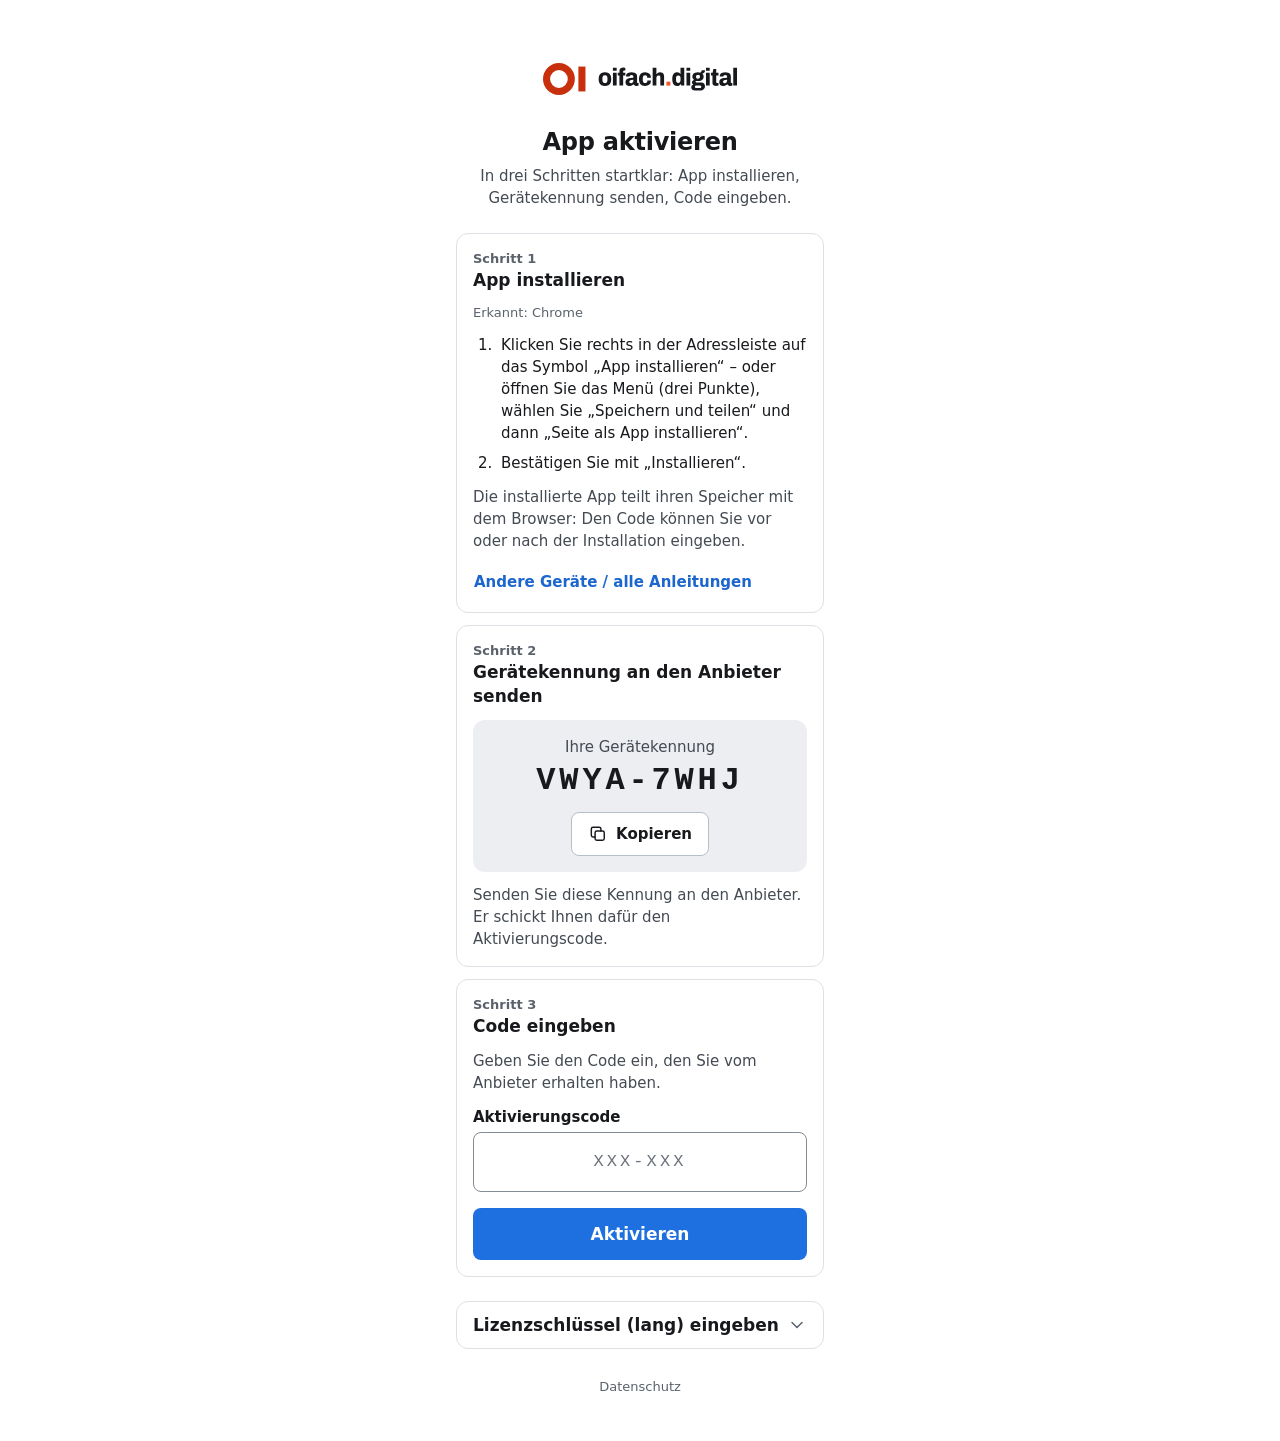
<file: index.html>
<!doctype html>
<html lang="de">
<head>
  <meta charset="utf-8">
  <meta name="viewport" content="width=device-width, initial-scale=1, viewport-fit=cover">
  <title>FleetManager</title>
  <meta name="description" content="Interessenten, Probefahrt-Warteschlange und Fahrzeuge für Messen und Probefahrt-Tage – läuft offline auf diesem Gerät.">
  <meta name="theme-color" content="#ffffff">
  <meta name="apple-mobile-web-app-capable" content="yes">
  <meta name="mobile-web-app-capable" content="yes">
  <meta name="apple-mobile-web-app-status-bar-style" content="default">
  <meta name="apple-mobile-web-app-title" content="FleetManager">
  <link rel="manifest" href="./manifest.webmanifest">
  <link rel="icon" href="./icons/favicon.png">
  <link rel="apple-touch-icon" href="./icons/apple-touch-icon.png">
  <link rel="stylesheet" href="./style.css">
</head>
<body>
<div id="app"><main class="page center"><p class="muted">Lade …</p></main></div>
<noscript><main class="page center"><p>Diese App braucht JavaScript.</p></main></noscript>
<script type="module" src="./js/main.js"></script>
</body>
</html>
</file>
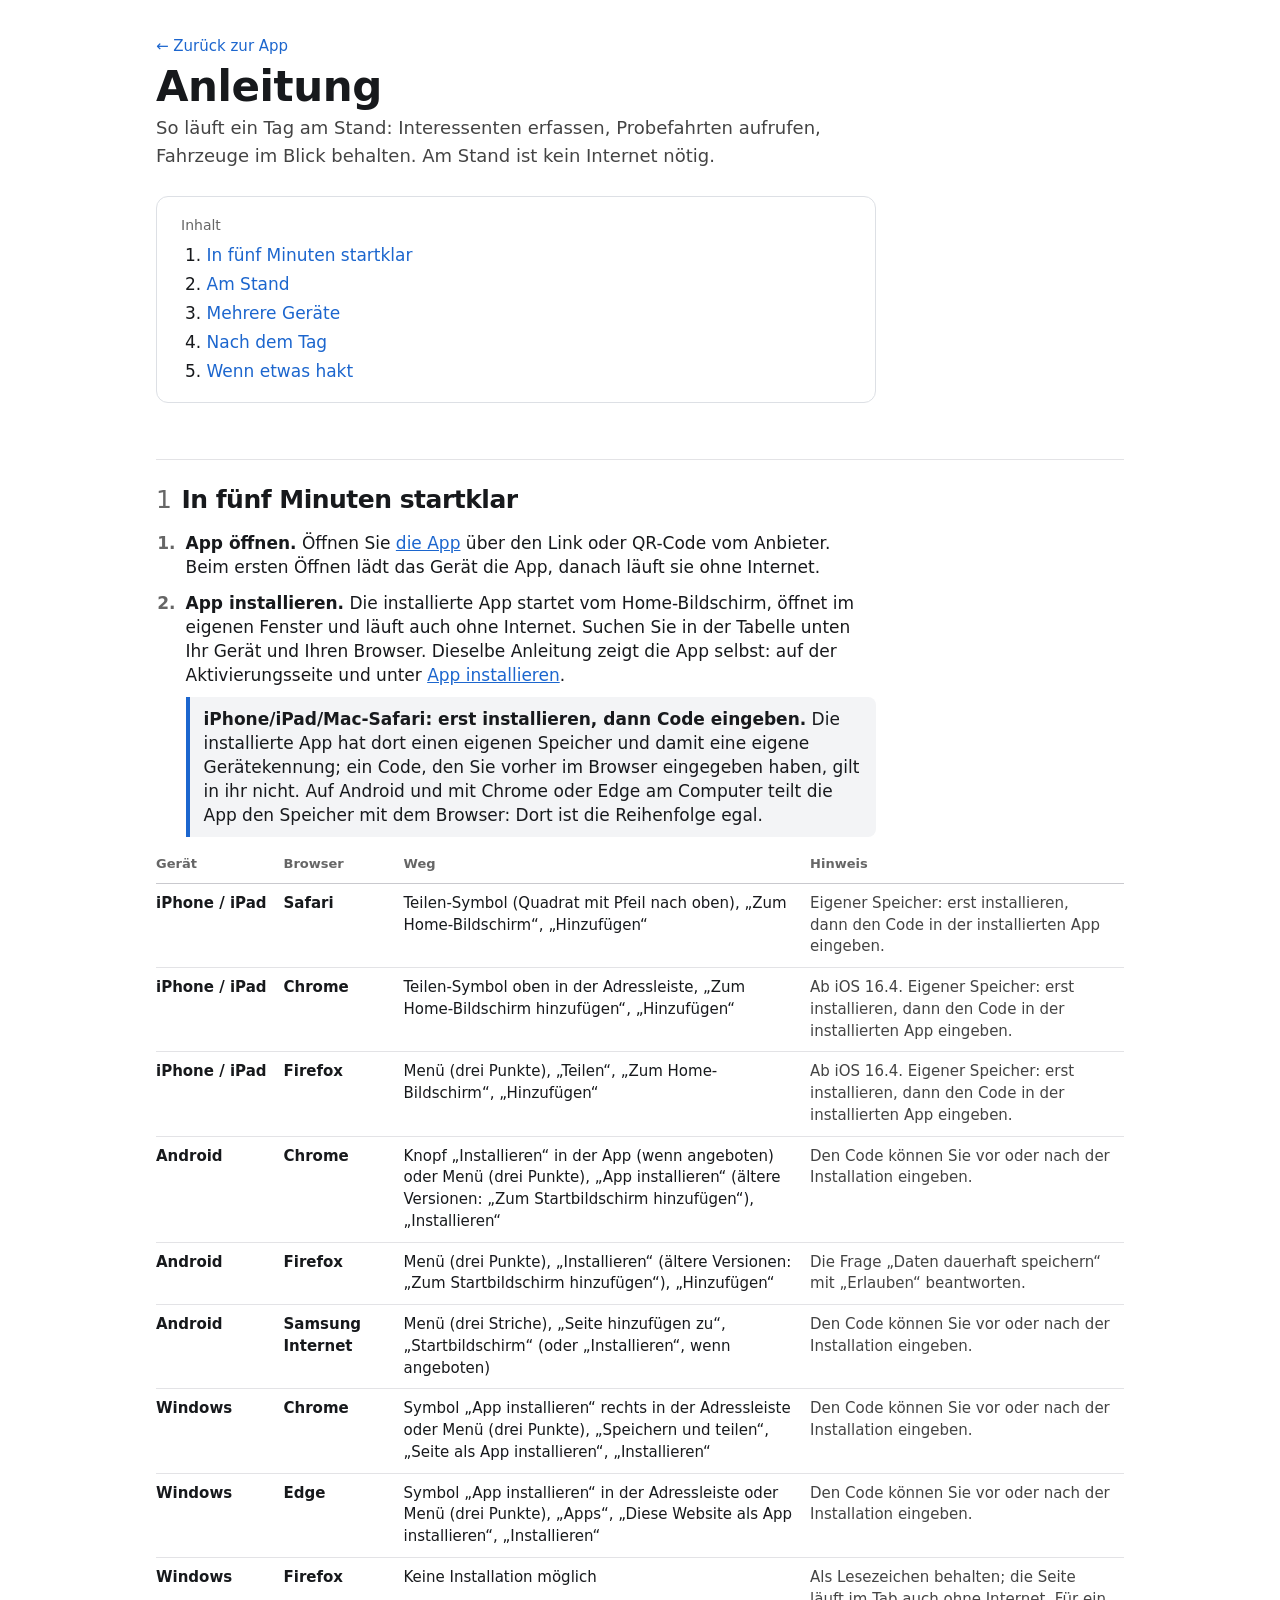
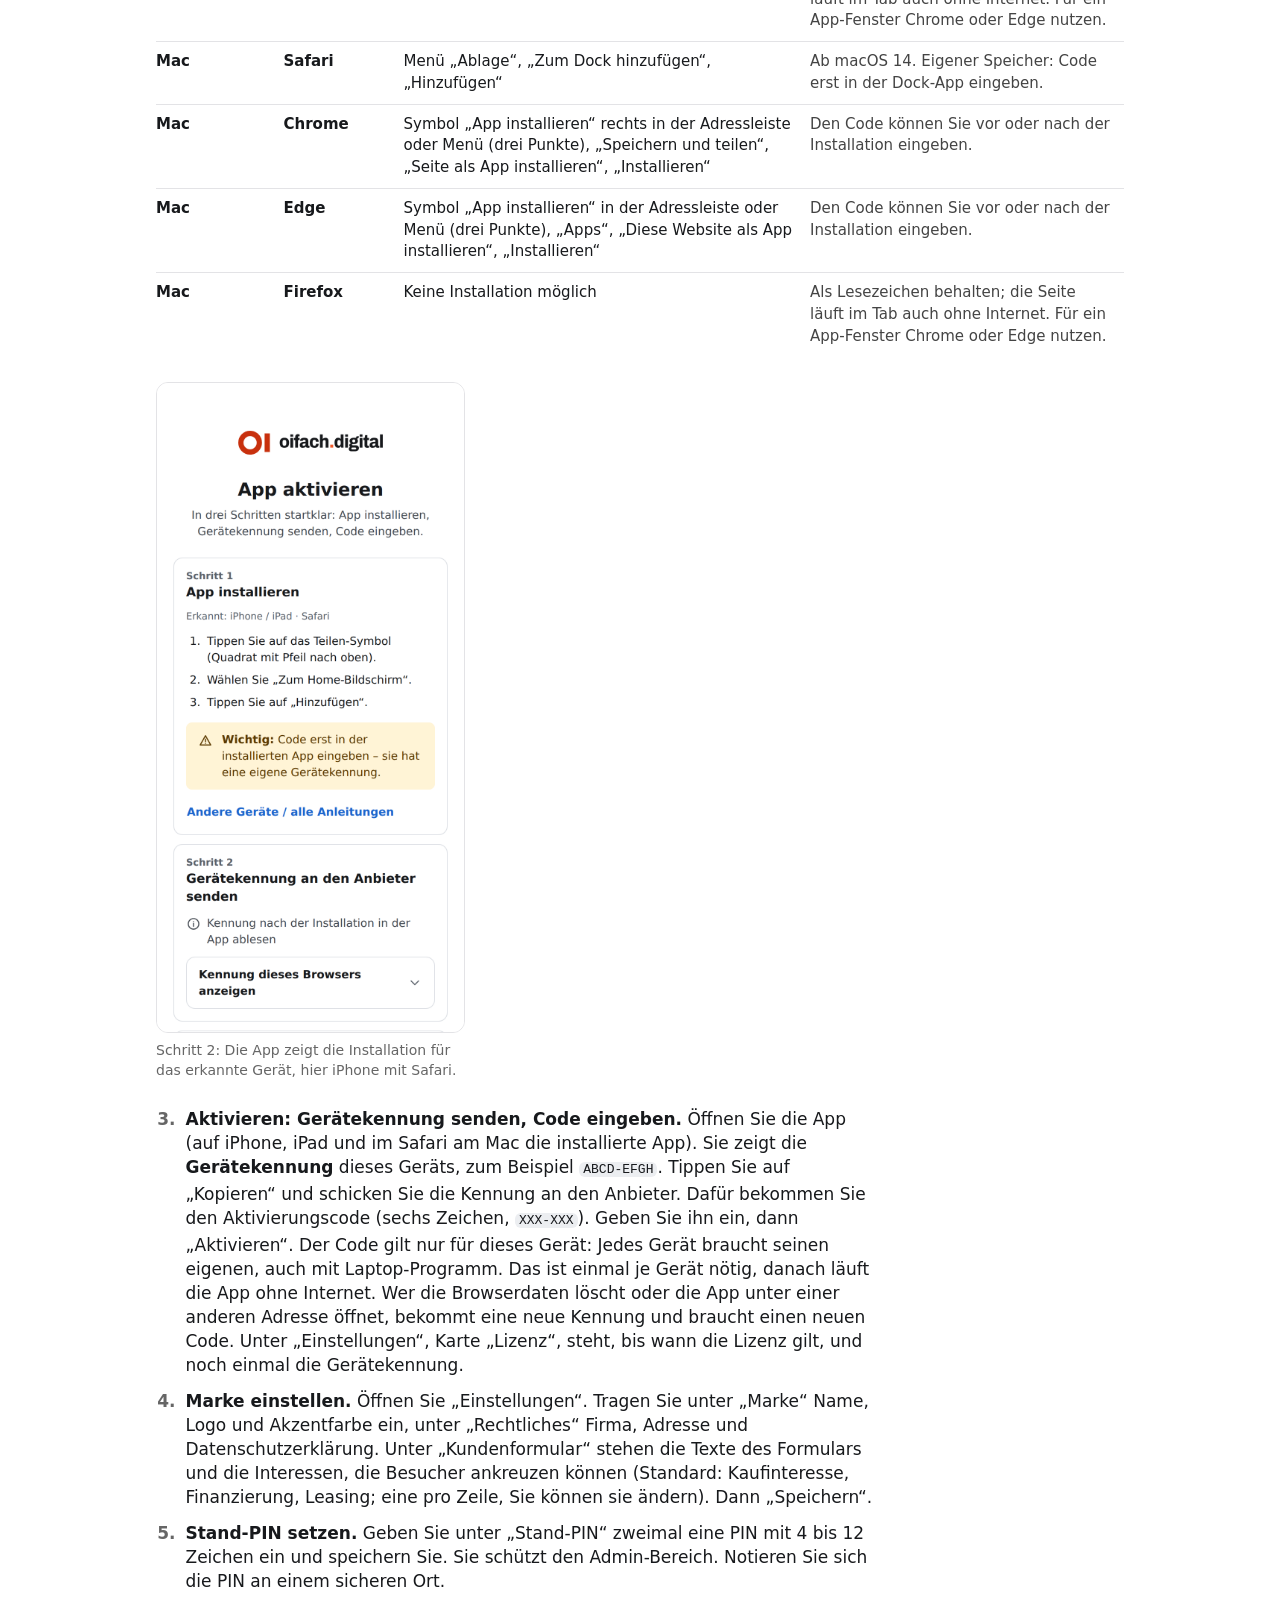
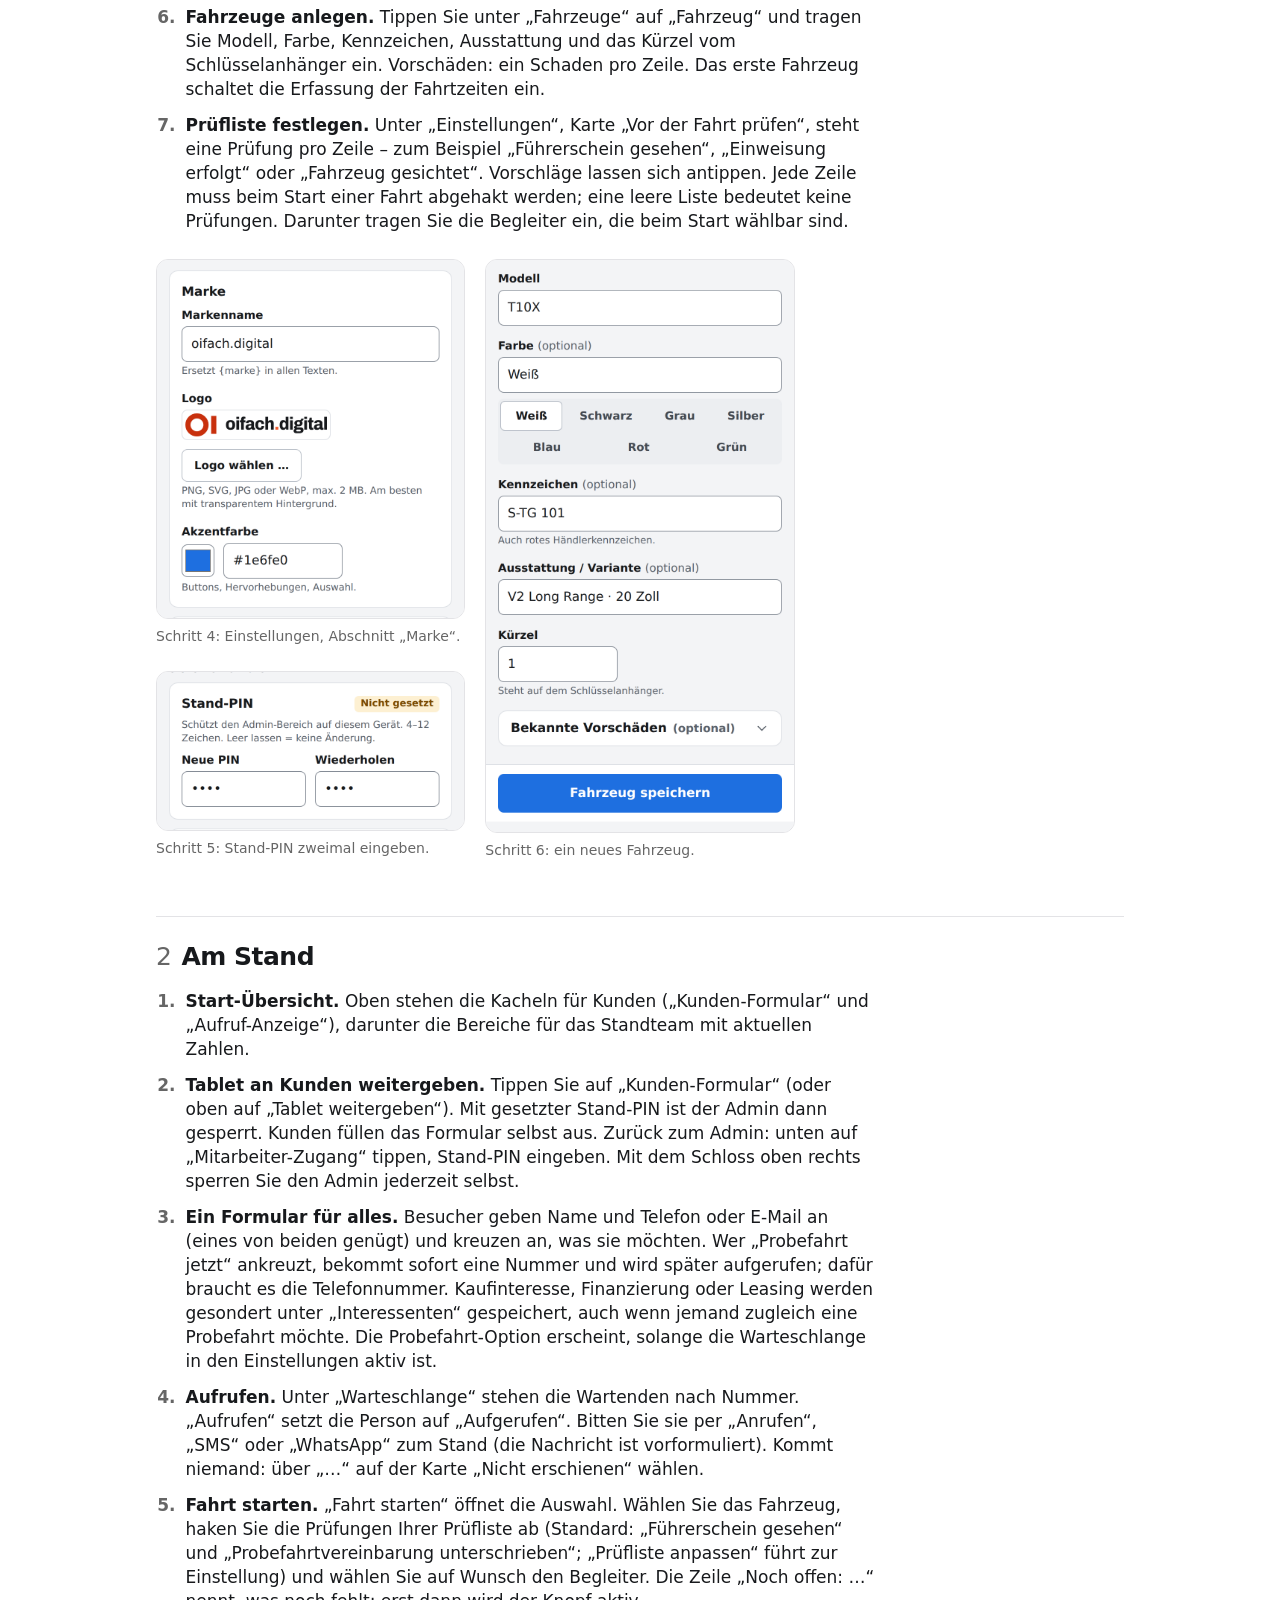
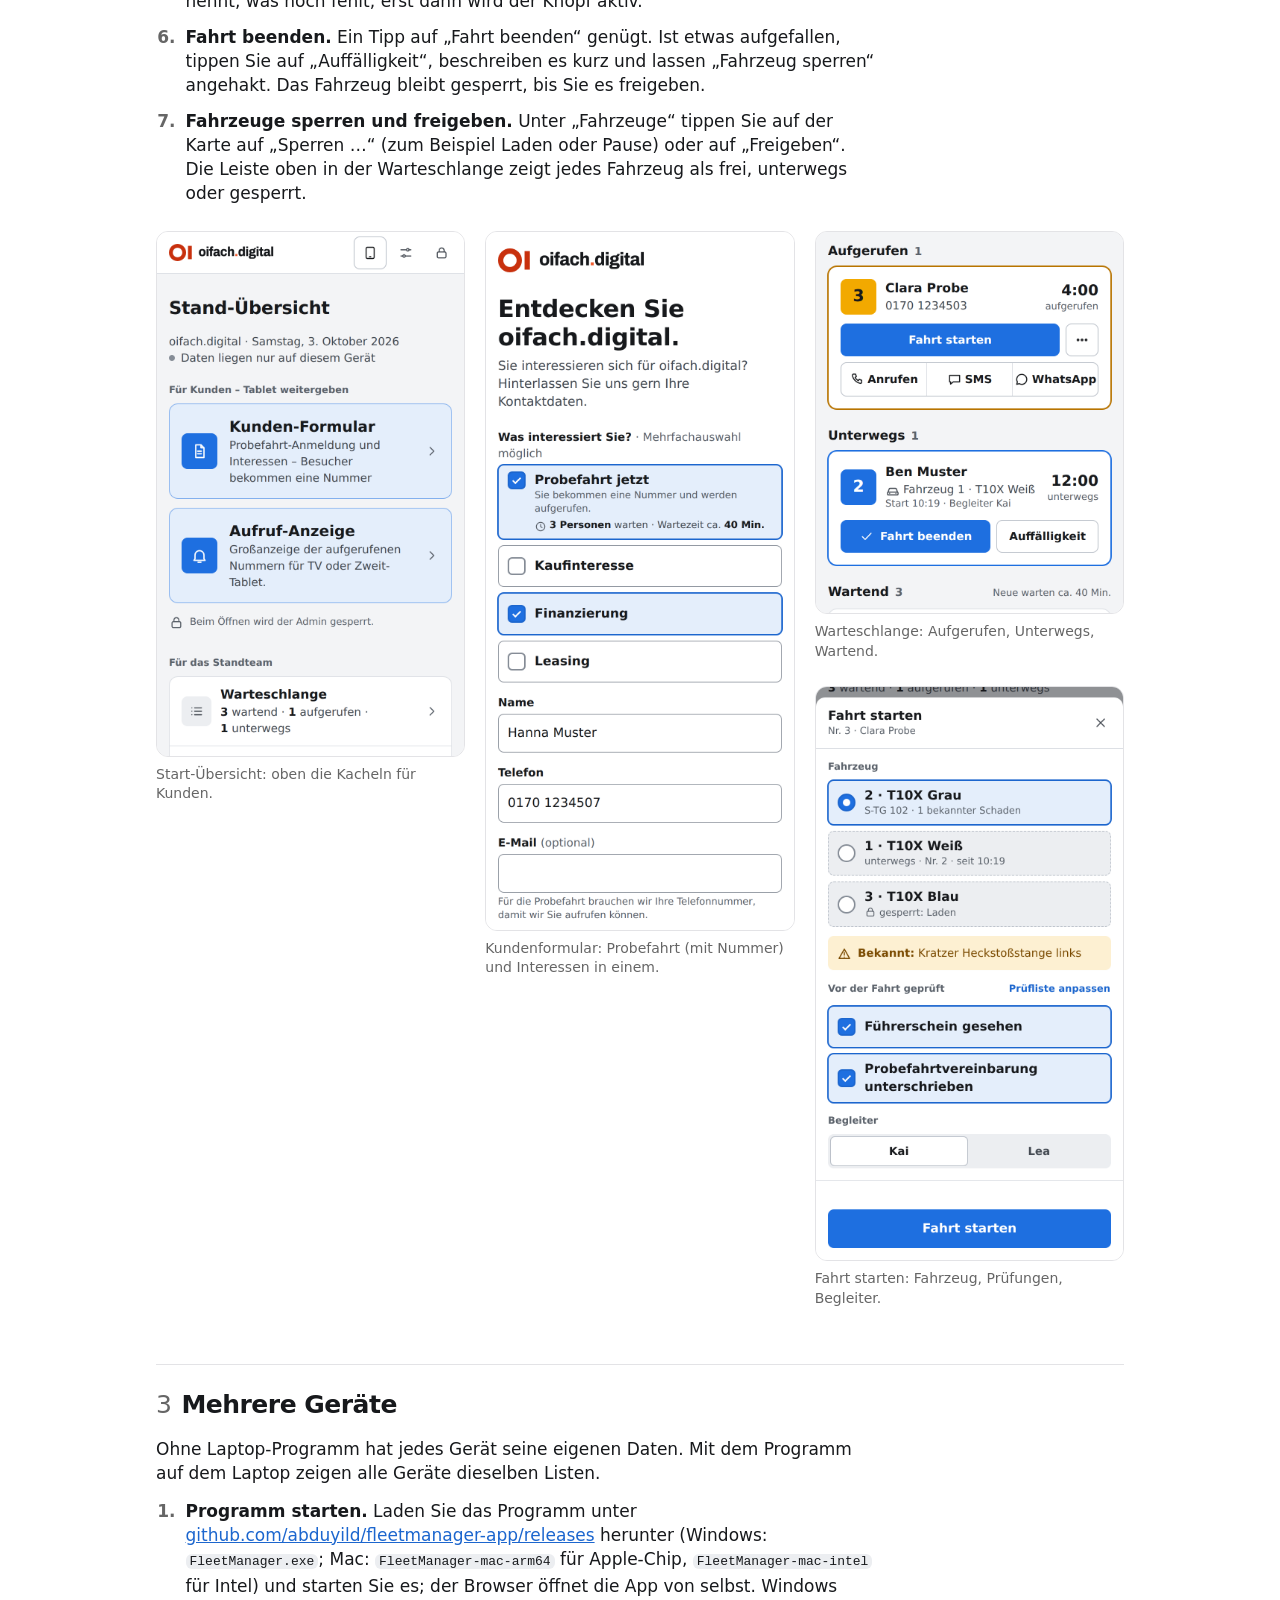
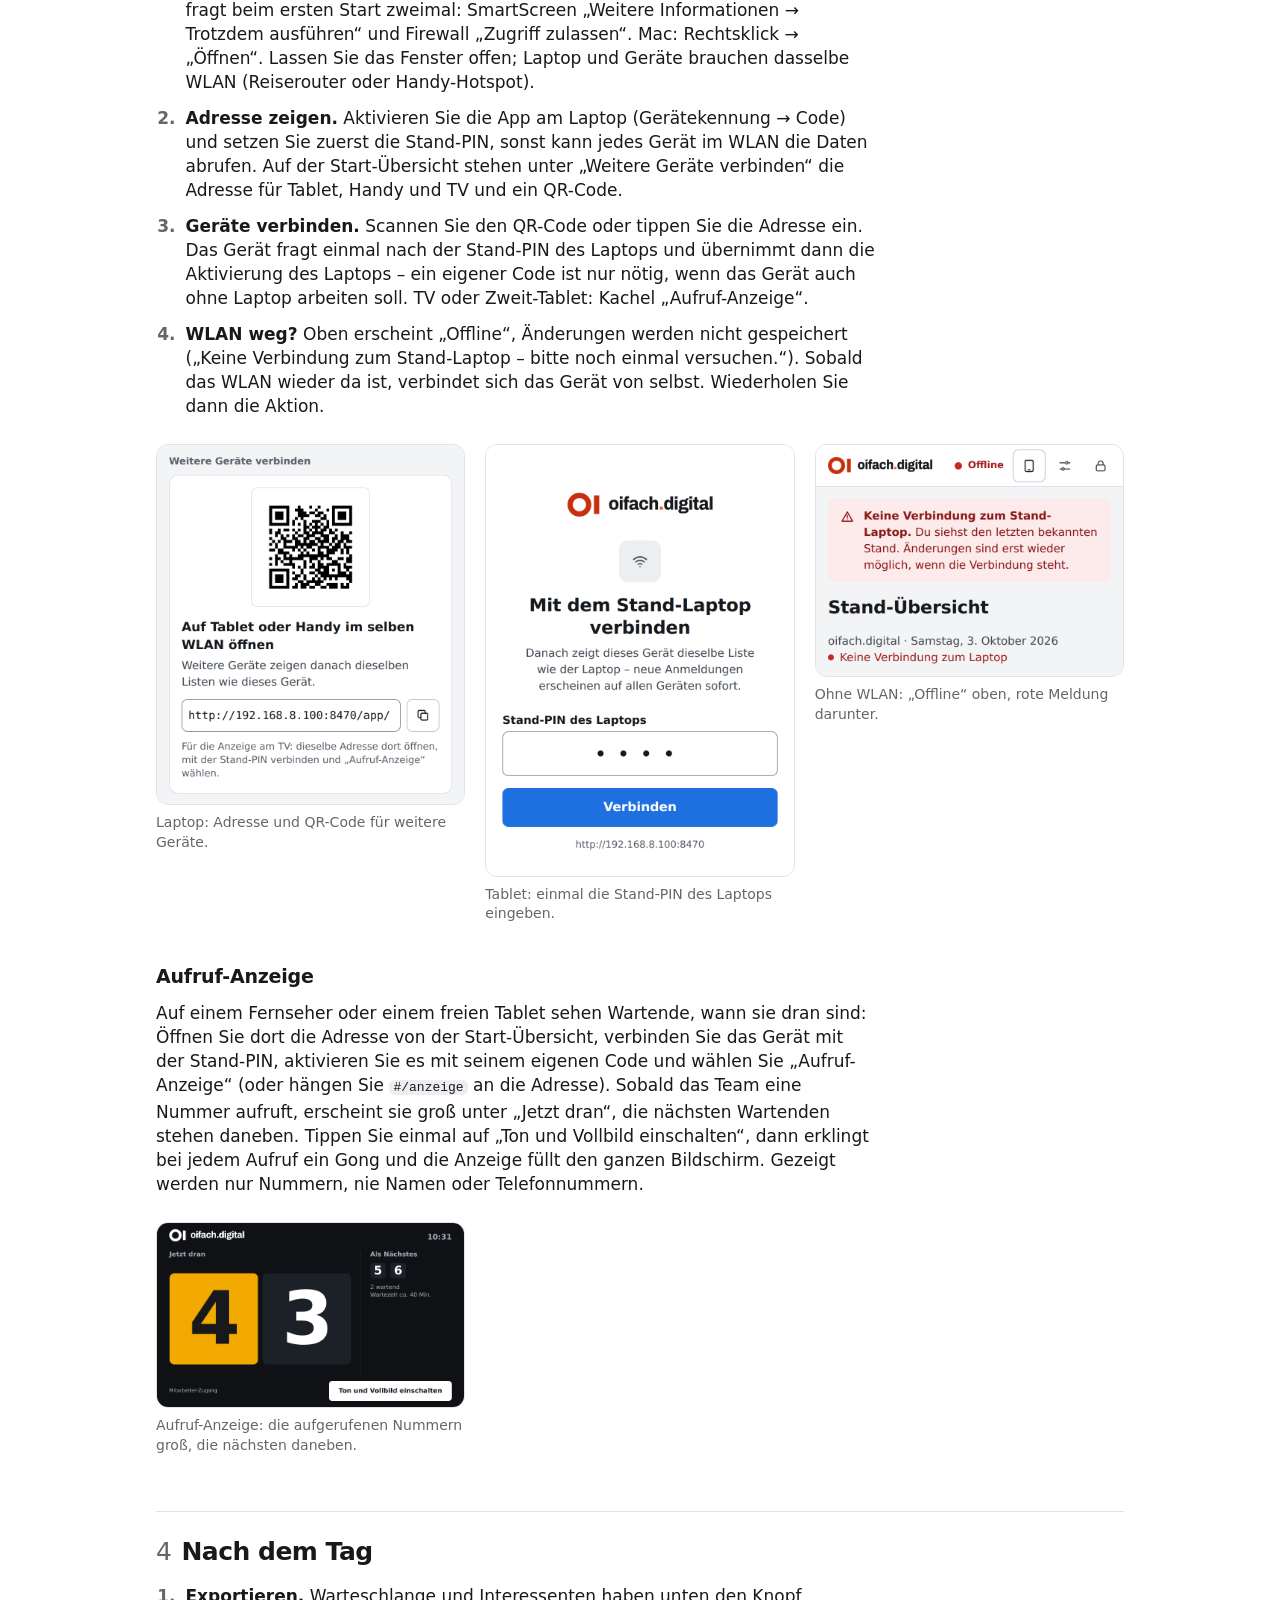
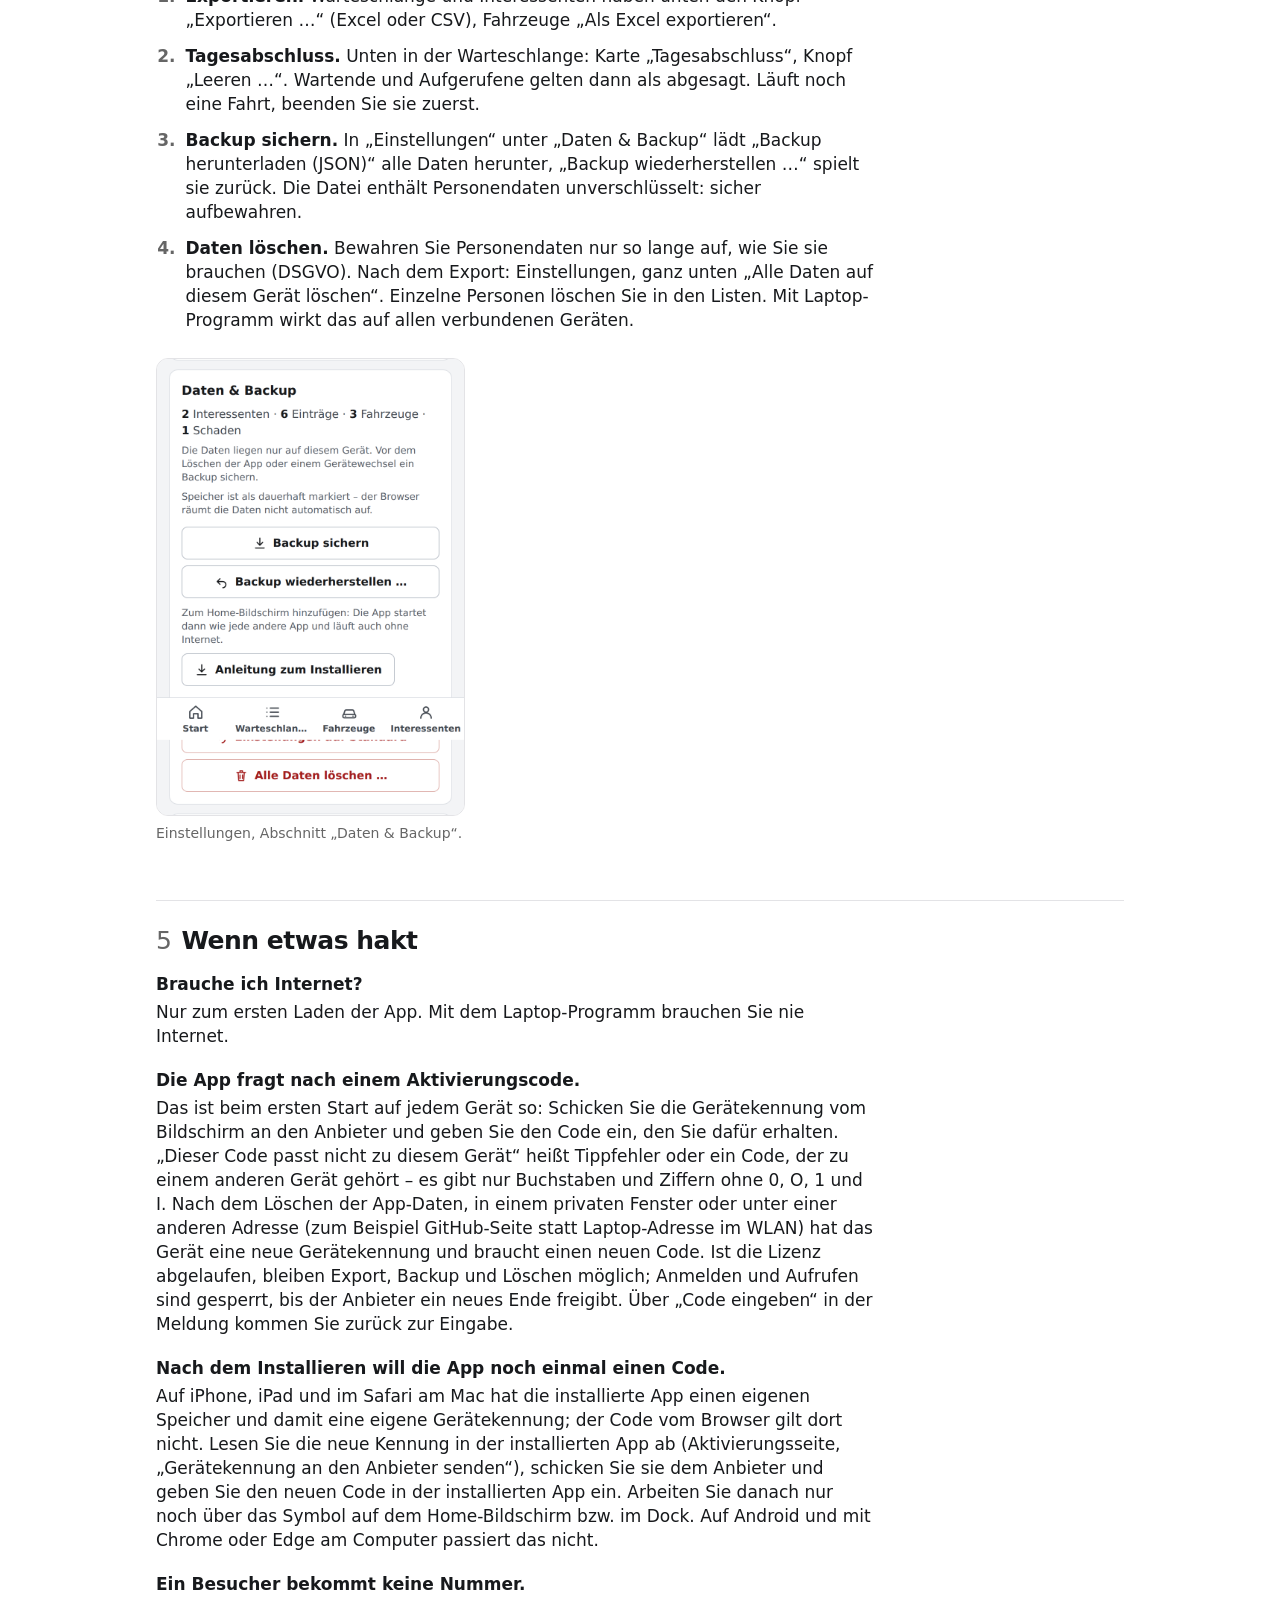
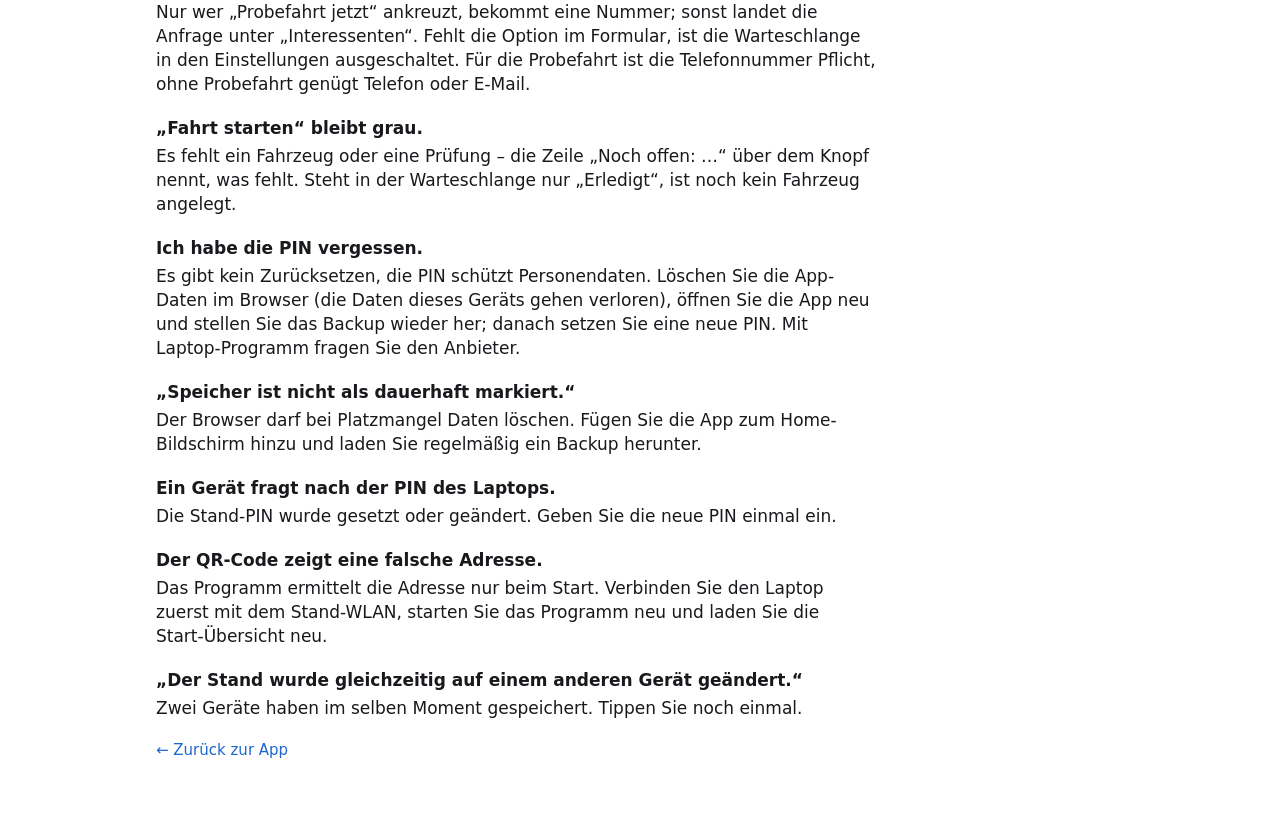
<file: anleitung/index.html>
<!doctype html>
<html lang="de">
<head>
  <meta charset="utf-8">
  <meta name="viewport" content="width=device-width, initial-scale=1">
  <title>Anleitung – FleetManager</title>
  <meta name="description" content="So läuft ein Tag am Stand: einrichten, Tablet an Kunden weitergeben, Probefahrten aufrufen, mehrere Geräte verbinden, nach dem Tag exportieren und löschen.">
  <meta name="theme-color" content="#ffffff">
  <link rel="icon" href="../icons/favicon.png">
  <link rel="apple-touch-icon" href="../icons/apple-touch-icon.png">
  <link rel="stylesheet" href="../style.css">
  <style>
    /* Nur das Layout dieser Seite; Farben, Schrift und Grundklassen (.page, .title, .muted, .card) kommen aus ../style.css */
    .guide { max-width: 1000px; margin: 0 auto; padding-bottom: 64px; }
    .guide-head, .toc, .guide section > p, .steps, .qa { max-width: 720px; }
    .guide a { color: var(--accent-ink, #284f63); }
    .back { display: inline-block; margin: 18px 0 4px; font-size: 15px; text-decoration: none; }
    .back:hover { text-decoration: underline; }
    .guide-head { margin: 10px 0 26px; }
    .guide-head .title { font-size: clamp(32px, 7vw, 42px); }
    .guide-head .lead { margin: 12px 0 0; font-size: 18px; line-height: 1.55; color: #444; }
    .toc { padding: 16px 24px 14px; }
    .guide .toc p { margin: 0 0 6px; font-size: 14px; color: #666; }
    .toc ol { margin: 0; padding-left: 1.5em; }
    .toc li { margin: 5px 0; }
    .toc a { text-decoration: none; }
    .toc a:hover { text-decoration: underline; }
    .guide section { scroll-margin-top: 12px; }
    .guide h2 { margin: 56px 0 16px; padding-top: 24px; border-top: 1px solid var(--border, #e3e3e6); font-size: 25px; font-weight: 600; letter-spacing: -.02em; line-height: 1.25; }
    .guide h2 .no { margin-right: 10px; color: #666; font-weight: 500; }
    .guide h3 { margin: 40px 0 12px; font-size: 19px; font-weight: 600; letter-spacing: -.01em; line-height: 1.3; scroll-margin-top: 12px; }
    .guide p { margin: 0 0 14px; }
    .steps { margin: 0; padding-left: 1.5em; }
    .steps li { margin: 0 0 12px; padding-left: 4px; }
    .steps li::marker { color: #666; font-weight: 600; }
    .figs { column-width: 290px; column-gap: 20px; margin: 26px 0 0; }
    .figs figure { margin: 0 0 24px; break-inside: avoid; }
    .figs img { display: block; width: 100%; max-width: 412px; height: auto; border: 1px solid var(--border, #e3e3e6); border-radius: 12px; background: #fff; }
    .figs figcaption { margin-top: 8px; font-size: 14px; line-height: 1.4; color: #666; }
    .qa { margin: 0; }
    .steps li[id] { scroll-margin-top: 12px; }
    .figs + .steps { margin-top: 26px; }
    .rule { display: block; margin: 10px 0 2px; padding: 10px 14px; border-left: 4px solid var(--accent-ink, #284f63); border-radius: 0 8px 8px 0; background: #f3f4f6; }
    .dev-wrap { margin: 18px 0 0; overflow-x: auto; }
    .dev-table { width: 100%; border-collapse: collapse; font-size: 15px; line-height: 1.45; }
    .dev-table th, .dev-table td { padding: 9px 14px 9px 0; border-bottom: 1px solid var(--border, #e3e3e6); text-align: left; vertical-align: top; }
    .dev-table thead th { padding-top: 0; border-bottom-color: #c9c9ce; font-size: 13px; font-weight: 600; color: #666; }
    .dev-table tbody th { width: 8.5em; font-weight: 600; }
    .dev-table td:nth-child(2) { width: 8em; font-weight: 600; }
    .dev-table td:nth-child(3) { width: 42%; }
    .dev-table td:nth-child(4) { color: #444; }
    .dev-table tbody tr:last-child th, .dev-table tbody tr:last-child td { border-bottom: 0; }
    @media (max-width: 640px) {
      .dev-wrap { overflow-x: visible; }
      .dev-table, .dev-table tbody, .dev-table tr, .dev-table th, .dev-table td { display: block; width: auto; }
      .dev-table thead { position: absolute; width: 1px; height: 1px; overflow: hidden; clip: rect(0 0 0 0); white-space: nowrap; }
      .dev-table tr { margin: 0 0 12px; padding: 10px 14px; border: 1px solid var(--border, #e3e3e6); border-radius: 10px; }
      .dev-table th, .dev-table td { padding: 2px 0; border: 0; }
      .dev-table tbody th { width: auto; font-size: 13px; color: #666; }
      .dev-table td:nth-child(2) { width: auto; margin-bottom: 4px; font-size: 17px; }
      .dev-table td:nth-child(3) { width: auto; }
      .dev-table td:nth-child(4) { margin-top: 4px; font-size: 14px; color: #555; }
    }
    .qa dt { margin: 20px 0 4px; font-weight: 600; }
    .qa dt:first-child { margin-top: 0; }
    .qa dd { margin: 0; }
    @media (max-width: 480px) {
      .guide { padding-left: 16px; padding-right: 16px; }
      .guide h2 { margin-top: 44px; font-size: 22px; }
      .guide-head .lead { font-size: 17px; }
    }
    @page { size: A4; margin: 14mm; }
    @media print {
      body { font-size: 10pt; line-height: 1.4; }
      .back { display: none; }
      .guide { max-width: none; padding: 0; }
      .guide a { color: inherit; text-decoration: none; }
      .guide-head { margin-top: 0; }
      .guide p { margin-bottom: 8pt; }
      .steps li { margin-bottom: 7pt; }
      .guide h2 { margin: 0 0 10pt; padding-top: 0; border-top: 0; font-size: 18pt; break-before: page; page-break-before: always; }
      .guide h3 { margin: 16pt 0 6pt; font-size: 13pt; break-after: avoid; page-break-after: avoid; }
      .steps li, .qa dt, .qa dd, .figs figure { break-inside: avoid; page-break-inside: avoid; }
      .dev-table { font-size: 9pt; }
      .dev-table tr { break-inside: avoid; page-break-inside: avoid; }
      .dev-table thead { display: table-header-group; }
      .figs + .steps { margin-top: 14pt; }
      .dev-wrap { overflow: visible; }
      .figs { columns: auto; display: grid; grid-template-columns: repeat(3, minmax(0, 1fr)); gap: 10pt; align-items: start; margin-top: 14pt; }
      .figs:has(> figure:only-child) { grid-template-columns: repeat(2, minmax(0, 1fr)); }
      .figs figure { margin: 0; }
      .figs img { max-width: 100%; }
      .figs figcaption { font-size: 9pt; }
      .toc, .figs img, .rule { -webkit-print-color-adjust: exact; print-color-adjust: exact; }
      .rule { break-inside: avoid; page-break-inside: avoid; }
    }
  </style>
</head>
<body>
<div class="page guide">
  <a class="back" href="../">← Zurück zur App</a>

  <header class="guide-head">
    <h1 class="title">Anleitung</h1>
    <p class="lead">So läuft ein Tag am Stand: Interessenten erfassen, Probefahrten aufrufen, Fahrzeuge im Blick behalten. Am Stand ist kein Internet nötig.</p>
  </header>

  <nav class="toc card" aria-label="Inhalt">
    <p class="muted">Inhalt</p>
    <ol>
      <li><a href="#startklar">In fünf Minuten startklar</a></li>
      <li><a href="#am-stand">Am Stand</a></li>
      <li><a href="#geraete">Mehrere Geräte</a></li>
      <li><a href="#nach-dem-tag">Nach dem Tag</a></li>
      <li><a href="#hakt">Wenn etwas hakt</a></li>
    </ol>
  </nav>

  <section id="startklar">
    <h2><span class="no">1</span>In fünf Minuten startklar</h2>
    <ol class="steps">
      <li><strong>App öffnen.</strong> Öffnen Sie <a href="../">die App</a> über den Link oder QR-Code vom Anbieter. Beim ersten Öffnen lädt das Gerät die App, danach läuft sie ohne Internet.</li>
      <li id="installieren"><strong>App installieren.</strong> Die installierte App startet vom Home-Bildschirm, öffnet im eigenen Fenster und läuft auch ohne Internet. Suchen Sie in der Tabelle unten Ihr Gerät und Ihren Browser. Dieselbe Anleitung zeigt die App selbst: auf der Aktivierungsseite und unter <a href="../#/installieren">App installieren</a>.
        <span class="rule"><strong>iPhone/iPad/Mac-Safari: erst installieren, dann Code eingeben.</strong> Die installierte App hat dort einen eigenen Speicher und damit eine eigene Gerätekennung; ein Code, den Sie vorher im Browser eingegeben haben, gilt in ihr nicht. Auf Android und mit Chrome oder Edge am Computer teilt die App den Speicher mit dem Browser: Dort ist die Reihenfolge egal.</span></li>
    </ol>
    <div class="dev-wrap">
      <table class="dev-table">
        <thead>
          <tr><th scope="col">Gerät</th><th scope="col">Browser</th><th scope="col">Weg</th><th scope="col">Hinweis</th></tr>
        </thead>
        <tbody>
          <tr data-os="ios" data-browser="safari"><th scope="row">iPhone / iPad</th><td>Safari</td><td>Teilen-Symbol (Quadrat mit Pfeil nach oben), „Zum Home-Bildschirm“, „Hinzufügen“</td><td>Eigener Speicher: erst installieren, dann den Code in der installierten App eingeben.</td></tr>
          <tr data-os="ios" data-browser="chrome"><th scope="row">iPhone / iPad</th><td>Chrome</td><td>Teilen-Symbol oben in der Adressleiste, „Zum Home-Bildschirm hinzufügen“, „Hinzufügen“</td><td>Ab iOS 16.4. Eigener Speicher: erst installieren, dann den Code in der installierten App eingeben.</td></tr>
          <tr data-os="ios" data-browser="firefox"><th scope="row">iPhone / iPad</th><td>Firefox</td><td>Menü (drei Punkte), „Teilen“, „Zum Home-Bildschirm“, „Hinzufügen“</td><td>Ab iOS 16.4. Eigener Speicher: erst installieren, dann den Code in der installierten App eingeben.</td></tr>
          <tr data-os="android" data-browser="chrome"><th scope="row">Android</th><td>Chrome</td><td>Knopf „Installieren“ in der App (wenn angeboten) oder Menü (drei Punkte), „App installieren“ (ältere Versionen: „Zum Startbildschirm hinzufügen“), „Installieren“</td><td>Den Code können Sie vor oder nach der Installation eingeben.</td></tr>
          <tr data-os="android" data-browser="firefox"><th scope="row">Android</th><td>Firefox</td><td>Menü (drei Punkte), „Installieren“ (ältere Versionen: „Zum Startbildschirm hinzufügen“), „Hinzufügen“</td><td>Die Frage „Daten dauerhaft speichern“ mit „Erlauben“ beantworten.</td></tr>
          <tr data-os="android" data-browser="samsung"><th scope="row">Android</th><td>Samsung Internet</td><td>Menü (drei Striche), „Seite hinzufügen zu“, „Startbildschirm“ (oder „Installieren“, wenn angeboten)</td><td>Den Code können Sie vor oder nach der Installation eingeben.</td></tr>
          <tr data-os="windows" data-browser="chrome"><th scope="row">Windows</th><td>Chrome</td><td>Symbol „App installieren“ rechts in der Adressleiste oder Menü (drei Punkte), „Speichern und teilen“, „Seite als App installieren“, „Installieren“</td><td>Den Code können Sie vor oder nach der Installation eingeben.</td></tr>
          <tr data-os="windows" data-browser="edge"><th scope="row">Windows</th><td>Edge</td><td>Symbol „App installieren“ in der Adressleiste oder Menü (drei Punkte), „Apps“, „Diese Website als App installieren“, „Installieren“</td><td>Den Code können Sie vor oder nach der Installation eingeben.</td></tr>
          <tr data-os="windows" data-browser="firefox"><th scope="row">Windows</th><td>Firefox</td><td>Keine Installation möglich</td><td>Als Lesezeichen behalten; die Seite läuft im Tab auch ohne Internet. Für ein App-Fenster Chrome oder Edge nutzen.</td></tr>
          <tr data-os="mac" data-browser="safari"><th scope="row">Mac</th><td>Safari</td><td>Menü „Ablage“, „Zum Dock hinzufügen“, „Hinzufügen“</td><td>Ab macOS 14. Eigener Speicher: Code erst in der Dock-App eingeben.</td></tr>
          <tr data-os="mac" data-browser="chrome"><th scope="row">Mac</th><td>Chrome</td><td>Symbol „App installieren“ rechts in der Adressleiste oder Menü (drei Punkte), „Speichern und teilen“, „Seite als App installieren“, „Installieren“</td><td>Den Code können Sie vor oder nach der Installation eingeben.</td></tr>
          <tr data-os="mac" data-browser="edge"><th scope="row">Mac</th><td>Edge</td><td>Symbol „App installieren“ in der Adressleiste oder Menü (drei Punkte), „Apps“, „Diese Website als App installieren“, „Installieren“</td><td>Den Code können Sie vor oder nach der Installation eingeben.</td></tr>
          <tr data-os="mac" data-browser="firefox"><th scope="row">Mac</th><td>Firefox</td><td>Keine Installation möglich</td><td>Als Lesezeichen behalten; die Seite läuft im Tab auch ohne Internet. Für ein App-Fenster Chrome oder Edge nutzen.</td></tr>
        </tbody>
      </table>
    </div>
    <div class="figs">
      <figure>
        <img src="img/installieren.png" alt="Aktivierungsseite auf dem iPhone: Schritt 1 „App installieren“ mit den drei Schritten für Safari und dem Hinweis, den Code erst in der installierten App einzugeben">
        <figcaption>Schritt 2: Die App zeigt die Installation für das erkannte Gerät, hier iPhone mit Safari.</figcaption>
      </figure>
    </div>
    <ol class="steps" start="3">
      <li><strong>Aktivieren: Gerätekennung senden, Code eingeben.</strong> Öffnen Sie die App (auf iPhone, iPad und im Safari am Mac die installierte App). Sie zeigt die <strong>Gerätekennung</strong> dieses Geräts, zum Beispiel <code>ABCD-EFGH</code>. Tippen Sie auf „Kopieren“ und schicken Sie die Kennung an den Anbieter. Dafür bekommen Sie den Aktivierungscode (sechs Zeichen, <code>XXX-XXX</code>). Geben Sie ihn ein, dann „Aktivieren“. Der Code gilt nur für dieses Gerät: Jedes Gerät braucht seinen eigenen, auch mit Laptop-Programm. Das ist einmal je Gerät nötig, danach läuft die App ohne Internet. Wer die Browserdaten löscht oder die App unter einer anderen Adresse öffnet, bekommt eine neue Kennung und braucht einen neuen Code. Unter „Einstellungen“, Karte „Lizenz“, steht, bis wann die Lizenz gilt, und noch einmal die Gerätekennung.</li>
      <li><strong>Marke einstellen.</strong> Öffnen Sie „Einstellungen“. Tragen Sie unter „Marke“ Name, Logo und Akzentfarbe ein, unter „Rechtliches“ Firma, Adresse und Datenschutzerklärung. Unter „Kundenformular“ stehen die Texte des Formulars und die Interessen, die Besucher ankreuzen können (Standard: Kaufinteresse, Finanzierung, Leasing; eine pro Zeile, Sie können sie ändern). Dann „Speichern“.</li>
      <li><strong>Stand-PIN setzen.</strong> Geben Sie unter „Stand-PIN“ zweimal eine PIN mit 4 bis 12 Zeichen ein und speichern Sie. Sie schützt den Admin-Bereich. Notieren Sie sich die PIN an einem sicheren Ort.</li>
      <li><strong>Fahrzeuge anlegen.</strong> Tippen Sie unter „Fahrzeuge“ auf „Fahrzeug“ und tragen Sie Modell, Farbe, Kennzeichen, Ausstattung und das Kürzel vom Schlüsselanhänger ein. Vorschäden: ein Schaden pro Zeile. Das erste Fahrzeug schaltet die Erfassung der Fahrtzeiten ein.</li>
      <li><strong>Prüfliste festlegen.</strong> Unter „Einstellungen“, Karte „Vor der Fahrt prüfen“, steht eine Prüfung pro Zeile – zum Beispiel „Führerschein gesehen“, „Einweisung erfolgt“ oder „Fahrzeug gesichtet“. Vorschläge lassen sich antippen. Jede Zeile muss beim Start einer Fahrt abgehakt werden; eine leere Liste bedeutet keine Prüfungen. Darunter tragen Sie die Begleiter ein, die beim Start wählbar sind.</li>
    </ol>
    <div class="figs">
      <figure>
        <img src="img/einstellungen-marke.png" alt="Einstellungen, Abschnitt „Marke“ mit Markenname, Logo und Akzentfarbe">
        <figcaption>Schritt 4: Einstellungen, Abschnitt „Marke“.</figcaption>
      </figure>
      <figure>
        <img src="img/einstellungen-pin.png" alt="Einstellungen, Abschnitt „Stand-PIN“ mit zwei Eingabefeldern">
        <figcaption>Schritt 5: Stand-PIN zweimal eingeben.</figcaption>
      </figure>
      <figure>
        <img src="img/fahrzeug-anlegen.png" alt="Formular „Fahrzeug“ mit Modell, Farbe, Kennzeichen, Ausstattung, Kürzel und Vorschäden">
        <figcaption>Schritt 6: ein neues Fahrzeug.</figcaption>
      </figure>
    </div>
  </section>

  <section id="am-stand">
    <h2><span class="no">2</span>Am Stand</h2>
    <ol class="steps">
      <li><strong>Start-Übersicht.</strong> Oben stehen die Kacheln für Kunden („Kunden-Formular“ und „Aufruf-Anzeige“), darunter die Bereiche für das Standteam mit aktuellen Zahlen.</li>
      <li><strong>Tablet an Kunden weitergeben.</strong> Tippen Sie auf „Kunden-Formular“ (oder oben auf „Tablet weitergeben“). Mit gesetzter Stand-PIN ist der Admin dann gesperrt. Kunden füllen das Formular selbst aus. Zurück zum Admin: unten auf „Mitarbeiter-Zugang“ tippen, Stand-PIN eingeben. Mit dem Schloss oben rechts sperren Sie den Admin jederzeit selbst.</li>
      <li><strong>Ein Formular für alles.</strong> Besucher geben Name und Telefon oder E-Mail an (eines von beiden genügt) und kreuzen an, was sie möchten. Wer „Probefahrt jetzt“ ankreuzt, bekommt sofort eine Nummer und wird später aufgerufen; dafür braucht es die Telefonnummer. Kaufinteresse, Finanzierung oder Leasing werden gesondert unter „Interessenten“ gespeichert, auch wenn jemand zugleich eine Probefahrt möchte. Die Probefahrt-Option erscheint, solange die Warteschlange in den Einstellungen aktiv ist.</li>
      <li><strong>Aufrufen.</strong> Unter „Warteschlange“ stehen die Wartenden nach Nummer. „Aufrufen“ setzt die Person auf „Aufgerufen“. Bitten Sie sie per „Anrufen“, „SMS“ oder „WhatsApp“ zum Stand (die Nachricht ist vorformuliert). Kommt niemand: über „…“ auf der Karte „Nicht erschienen“ wählen.</li>
      <li><strong>Fahrt starten.</strong> „Fahrt starten“ öffnet die Auswahl. Wählen Sie das Fahrzeug, haken Sie die Prüfungen Ihrer Prüfliste ab (Standard: „Führerschein gesehen“ und „Probefahrtvereinbarung unterschrieben“; „Prüfliste anpassen“ führt zur Einstellung) und wählen Sie auf Wunsch den Begleiter. Die Zeile „Noch offen: …“ nennt, was noch fehlt; erst dann wird der Knopf aktiv.</li>
      <li><strong>Fahrt beenden.</strong> Ein Tipp auf „Fahrt beenden“ genügt. Ist etwas aufgefallen, tippen Sie auf „Auffälligkeit“, beschreiben es kurz und lassen „Fahrzeug sperren“ angehakt. Das Fahrzeug bleibt gesperrt, bis Sie es freigeben.</li>
      <li><strong>Fahrzeuge sperren und freigeben.</strong> Unter „Fahrzeuge“ tippen Sie auf der Karte auf „Sperren …“ (zum Beispiel Laden oder Pause) oder auf „Freigeben“. Die Leiste oben in der Warteschlange zeigt jedes Fahrzeug als frei, unterwegs oder gesperrt.</li>
    </ol>
    <div class="figs">
      <figure>
        <img src="img/start-uebersicht.png" alt="Start-Übersicht mit den Kacheln Kunden-Formular und Aufruf-Anzeige für Kunden und der Kachel Warteschlange für das Standteam">
        <figcaption>Start-Übersicht: oben die Kacheln für Kunden.</figcaption>
      </figure>
      <figure>
        <img src="img/kundenformular.png" alt="Kundenformular mit Name und Telefon, den angekreuzten Optionen „Probefahrt jetzt“ und „Finanzierung“ sowie der Wartezeit in der Probefahrt-Option">
        <figcaption>Kundenformular: Probefahrt (mit Nummer) und Interessen in einem.</figcaption>
      </figure>
      <figure>
        <img src="img/warteschlange.png" alt="Warteschlange mit den Abschnitten Aufgerufen (Anrufen, SMS, WhatsApp, Fahrt starten), Unterwegs (Fahrt beenden, Auffälligkeit) und Wartend (Aufrufen)">
        <figcaption>Warteschlange: Aufgerufen, Unterwegs, Wartend.</figcaption>
      </figure>
      <figure>
        <img src="img/fahrt-starten.png" alt="Fahrt starten: Fahrzeug 2 gewählt, beide Prüfungen bestätigt, Begleiter Kai, Knopf „Fahrt starten“ aktiv">
        <figcaption>Fahrt starten: Fahrzeug, Prüfungen, Begleiter.</figcaption>
      </figure>
    </div>
  </section>

  <section id="geraete">
    <h2><span class="no">3</span>Mehrere Geräte</h2>
    <p>Ohne Laptop-Programm hat jedes Gerät seine eigenen Daten. Mit dem Programm auf dem Laptop zeigen alle Geräte dieselben Listen.</p>
    <ol class="steps">
      <li><strong>Programm starten.</strong> Laden Sie das Programm unter <a href="https://github.com/abduyild/fleetmanager-app/releases/latest">github.com/abduyild/fleetmanager-app/releases</a> herunter (Windows: <code>FleetManager.exe</code>; Mac: <code>FleetManager-mac-arm64</code> für Apple-Chip, <code>FleetManager-mac-intel</code> für Intel) und starten Sie es; der Browser öffnet die App von selbst. Windows fragt beim ersten Start zweimal: SmartScreen „Weitere Informationen → Trotzdem ausführen“ und Firewall „Zugriff zulassen“. Mac: Rechtsklick → „Öffnen“. Lassen Sie das Fenster offen; Laptop und Geräte brauchen dasselbe WLAN (Reiserouter oder Handy-Hotspot).</li>
      <li><strong>Adresse zeigen.</strong> Aktivieren Sie die App am Laptop (Gerätekennung → Code) und setzen Sie zuerst die Stand-PIN, sonst kann jedes Gerät im WLAN die Daten abrufen. Auf der Start-Übersicht stehen unter „Weitere Geräte verbinden“ die Adresse für Tablet, Handy und TV und ein QR-Code.</li>
      <li><strong>Geräte verbinden.</strong> Scannen Sie den QR-Code oder tippen Sie die Adresse ein. Das Gerät fragt einmal nach der Stand-PIN des Laptops und übernimmt dann die Aktivierung des Laptops – ein eigener Code ist nur nötig, wenn das Gerät auch ohne Laptop arbeiten soll. TV oder Zweit-Tablet: Kachel „Aufruf-Anzeige“.</li>
      <li><strong>WLAN weg?</strong> Oben erscheint „Offline“, Änderungen werden nicht gespeichert („Keine Verbindung zum Stand-Laptop – bitte noch einmal versuchen.“). Sobald das WLAN wieder da ist, verbindet sich das Gerät von selbst. Wiederholen Sie dann die Aktion.</li>
    </ol>
    <div class="figs">
      <figure>
        <img src="img/geraete-verbinden.png" alt="Start-Übersicht, Bereich „Weitere Geräte verbinden“ mit QR-Code, Adresse und Knopf „Link kopieren“">
        <figcaption>Laptop: Adresse und QR-Code für weitere Geräte.</figcaption>
      </figure>
      <figure>
        <img src="img/geraet-pin.png" alt="Bildschirm „Mit dem Stand-Laptop verbinden“ mit Eingabefeld für die Stand-PIN">
        <figcaption>Tablet: einmal die Stand-PIN des Laptops eingeben.</figcaption>
      </figure>
      <figure>
        <img src="img/offline.png" alt="Kopf der Start-Übersicht mit der roten Anzeige „Offline“ und der Meldung „Keine Verbindung zum Laptop“">
        <figcaption>Ohne WLAN: „Offline“ oben, rote Meldung darunter.</figcaption>
      </figure>
    </div>

    <h3 id="anzeige">Aufruf-Anzeige</h3>
    <p>Auf einem Fernseher oder einem freien Tablet sehen Wartende, wann sie dran sind: Öffnen Sie dort die Adresse von der Start-Übersicht, verbinden Sie das Gerät mit der Stand-PIN, aktivieren Sie es mit seinem eigenen Code und wählen Sie „Aufruf-Anzeige“ (oder hängen Sie <code>#/anzeige</code> an die Adresse). Sobald das Team eine Nummer aufruft, erscheint sie groß unter „Jetzt dran“, die nächsten Wartenden stehen daneben. Tippen Sie einmal auf „Ton und Vollbild einschalten“, dann erklingt bei jedem Aufruf ein Gong und die Anzeige füllt den ganzen Bildschirm. Gezeigt werden nur Nummern, nie Namen oder Telefonnummern.</p>
    <div class="figs">
      <figure>
        <img src="img/anzeige.png" alt="Aufruf-Anzeige auf einem Fernseher: dunkler Bildschirm, links unter „Jetzt dran“ die aufgerufenen Nummern 4 (hervorgehoben) und 3, rechts unter „Als Nächstes“ die Nummern 5 und 6 mit der Wartezeit">
        <figcaption>Aufruf-Anzeige: die aufgerufenen Nummern groß, die nächsten daneben.</figcaption>
      </figure>
    </div>
  </section>

  <section id="nach-dem-tag">
    <h2><span class="no">4</span>Nach dem Tag</h2>
    <ol class="steps">
      <li><strong>Exportieren.</strong> Warteschlange und Interessenten haben unten den Knopf „Exportieren …“ (Excel oder CSV), Fahrzeuge „Als Excel exportieren“.</li>
      <li><strong>Tagesabschluss.</strong> Unten in der Warteschlange: Karte „Tagesabschluss“, Knopf „Leeren …“. Wartende und Aufgerufene gelten dann als abgesagt. Läuft noch eine Fahrt, beenden Sie sie zuerst.</li>
      <li><strong>Backup sichern.</strong> In „Einstellungen“ unter „Daten &amp; Backup“ lädt „Backup herunterladen (JSON)“ alle Daten herunter, „Backup wiederherstellen …“ spielt sie zurück. Die Datei enthält Personendaten unverschlüsselt: sicher aufbewahren.</li>
      <li><strong>Daten löschen.</strong> Bewahren Sie Personendaten nur so lange auf, wie Sie sie brauchen (DSGVO). Nach dem Export: Einstellungen, ganz unten „Alle Daten auf diesem Gerät löschen“. Einzelne Personen löschen Sie in den Listen. Mit Laptop-Programm wirkt das auf allen verbundenen Geräten.</li>
    </ol>
    <div class="figs">
      <figure>
        <img src="img/backup.png" alt="Einstellungen, Abschnitt „Daten &amp; Backup“ mit Zählern und den Knöpfen zum Herunterladen und Wiederherstellen">
        <figcaption>Einstellungen, Abschnitt „Daten &amp; Backup“.</figcaption>
      </figure>
    </div>
  </section>

  <section id="hakt">
    <h2><span class="no">5</span>Wenn etwas hakt</h2>
    <dl class="qa">
      <dt>Brauche ich Internet?</dt>
      <dd>Nur zum ersten Laden der App. Mit dem Laptop-Programm brauchen Sie nie Internet.</dd>
      <dt>Die App fragt nach einem Aktivierungscode.</dt>
      <dd>Das ist beim ersten Start auf jedem Gerät so: Schicken Sie die Gerätekennung vom Bildschirm an den Anbieter und geben Sie den Code ein, den Sie dafür erhalten. „Dieser Code passt nicht zu diesem Gerät“ heißt Tippfehler oder ein Code, der zu einem anderen Gerät gehört – es gibt nur Buchstaben und Ziffern ohne 0, O, 1 und I. Nach dem Löschen der App-Daten, in einem privaten Fenster oder unter einer anderen Adresse (zum Beispiel GitHub-Seite statt Laptop-Adresse im WLAN) hat das Gerät eine neue Gerätekennung und braucht einen neuen Code. Ist die Lizenz abgelaufen, bleiben Export, Backup und Löschen möglich; Anmelden und Aufrufen sind gesperrt, bis der Anbieter ein neues Ende freigibt. Über „Code eingeben“ in der Meldung kommen Sie zurück zur Eingabe.</dd>
      <dt>Nach dem Installieren will die App noch einmal einen Code.</dt>
      <dd>Auf iPhone, iPad und im Safari am Mac hat die installierte App einen eigenen Speicher und damit eine eigene Gerätekennung; der Code vom Browser gilt dort nicht. Lesen Sie die neue Kennung in der installierten App ab (Aktivierungsseite, „Gerätekennung an den Anbieter senden“), schicken Sie sie dem Anbieter und geben Sie den neuen Code in der installierten App ein. Arbeiten Sie danach nur noch über das Symbol auf dem Home-Bildschirm bzw. im Dock. Auf Android und mit Chrome oder Edge am Computer passiert das nicht.</dd>
      <dt>Ein Besucher bekommt keine Nummer.</dt>
      <dd>Nur wer „Probefahrt jetzt“ ankreuzt, bekommt eine Nummer; sonst landet die Anfrage unter „Interessenten“. Fehlt die Option im Formular, ist die Warteschlange in den Einstellungen ausgeschaltet. Für die Probefahrt ist die Telefonnummer Pflicht, ohne Probefahrt genügt Telefon oder E-Mail.</dd>
      <dt>„Fahrt starten“ bleibt grau.</dt>
      <dd>Es fehlt ein Fahrzeug oder eine Prüfung – die Zeile „Noch offen: …“ über dem Knopf nennt, was fehlt. Steht in der Warteschlange nur „Erledigt“, ist noch kein Fahrzeug angelegt.</dd>
      <dt>Ich habe die PIN vergessen.</dt>
      <dd>Es gibt kein Zurücksetzen, die PIN schützt Personendaten. Löschen Sie die App-Daten im Browser (die Daten dieses Geräts gehen verloren), öffnen Sie die App neu und stellen Sie das Backup wieder her; danach setzen Sie eine neue PIN. Mit Laptop-Programm fragen Sie den Anbieter.</dd>
      <dt>„Speicher ist nicht als dauerhaft markiert.“</dt>
      <dd>Der Browser darf bei Platzmangel Daten löschen. Fügen Sie die App zum Home-Bildschirm hinzu und laden Sie regelmäßig ein Backup herunter.</dd>
      <dt>Ein Gerät fragt nach der PIN des Laptops.</dt>
      <dd>Die Stand-PIN wurde gesetzt oder geändert. Geben Sie die neue PIN einmal ein.</dd>
      <dt>Der QR-Code zeigt eine falsche Adresse.</dt>
      <dd>Das Programm ermittelt die Adresse nur beim Start. Verbinden Sie den Laptop zuerst mit dem Stand-WLAN, starten Sie das Programm neu und laden Sie die Start-Übersicht neu.</dd>
      <dt>„Der Stand wurde gleichzeitig auf einem anderen Gerät geändert.“</dt>
      <dd>Zwei Geräte haben im selben Moment gespeichert. Tippen Sie noch einmal.</dd>
    </dl>
  </section>

  <a class="back" href="../">← Zurück zur App</a>
</div>
</body>
</html>
</file>
<file: style.css>
/* FleetManager – Standalone-App. Aufbau: 0 Tokens · 1 Basis · 2 Komponenten · 3 Rahmen · 4–9 je Screen · 10 Druck · 11 Aufruf-Anzeige · 12 Aktivierung & Anbieter · 13 Installation.
   Regeln (ui-review.md §2): R1 eine gefüllte Hauptaktion je Karte/Sheet/Screen · R2 keine Farbe ohne Wort/Symbol ·
   R3 Textgrau nie heller als --ink-3 · R4 nichts unter 44 px tippbar · R5 keine Maße/Farben außerhalb der Tokens
   (grep -nE "(font-size|border-radius|padding|gap):" zeigt nur var(--…)) · R6 neue Texte ohne Pfeil/Emoji · R7 Destruktives rot + Bestätigung.
   Jeder Screen-Abschnitt gehört seinem Screen-Modul; Komponenten und Tokens nur hier oben ändern. */

/* ==== 0 Tokens ==== */
:root {
  color-scheme: light;
  --font: system-ui, -apple-system, "Segoe UI", Roboto, "Helvetica Neue", Arial, sans-serif;   /* keine Webfonts */
  --mono: ui-monospace, "SF Mono", Menlo, Consolas, monospace;                                  /* nur {marke}-Platzhalter, URLs */

  /* Schrift: sechs Größen (+ Zeilenhöhe), Gewichte nur 400/600/700 */
  --fs-1: 13px; --lh-1: 18px;   /* Meta, Hinweise, Tags – kleinste erlaubte Größe */
  --fs-2: 15px; --lh-2: 22px;   /* Sekundärtext, Labels, Button-Beschriftung */
  --fs-3: 17px; --lh-3: 24px;   /* Fließtext, Eingabefelder (≥ 16 px gegen iOS-Zoom), Zeilentitel */
  --fs-4: 20px; --lh-4: 28px;   /* Timer, Sheet-Titel, Kachel-Titel */
  --fs-5: 24px; --lh-5: 30px;   /* Seitentitel der Team-Screens */
  --fs-6: 32px; --lh-6: 38px;   /* Überschrift der Kundenseiten */
  --fs-0: 12px; --lh-0: 16px;   /* Ausnahme: Beschriftung der Tab-Leiste */
  --fs-num: 22px; --fs-num-sm: 18px;                  /* Nummern-Badges */
  --fs-ticket: clamp(120px, 34vw, 200px); --fs-pin: 28px;   /* Ticketnummer, PIN-Feld */

  /* Abstände (Skala 4 · 8 · 12 · 16 · 24 · 32; --s-0 nur für Haarlinien-Innenabstände) */
  --s-0: 2px; --s-1: 4px; --s-2: 8px; --s-3: 12px; --s-4: 16px; --s-5: 24px; --s-6: 32px;

  /* Radien: 8 (Buttons, Felder, Segmente, Auswahlzeilen), 12 (Karten, Listen, Sheets), 6 nur für Tags ≤ 24 px; rund nur für Punkte, Schalter, Radio */
  --r-0: 6px; --r-1: 8px; --r-2: 12px;

  /* Maße */
  --tap: 44px; --tap-sm: 36px; --tap-lg: 52px;        /* Tippflächen: normal, kleine Werkzeugleiste (+ Trefferfläche), Formular/Sheet */
  --bar-h: 56px; --tabbar-h: 56px;                    /* Leiste (ab 720 px 64), Tab-Leiste unten */
  --ic: 20px; --ic-lg: 24px; --ic-sm: 16px;           /* Symbole */
  --num: 48px; --num-sm: 40px;                        /* Nummern-Badges */
  --z-bar: 20; --z-toast: 50;                          /* Leiste und Tab-Leiste, Toast; <dialog> liegt im Top-Layer und braucht keinen z-index */

  /* Neutrale Farben (berechnete Kontraste in ui-review.md §3.5) */
  --ink: #17191c; --ink-2: #444a52; --ink-3: #5b626b; --ph: #6b727b;                       /* Text: Fließtext, Sekundär, Meta (hellstes erlaubtes Grau), Platzhalter */
  --bg: #f3f4f6; --surface: #ffffff; --surface-2: #eceef1;                                  /* Seite (Team) / Karte, Feld / eingelassene Fläche */
  --line: #dde0e5; --line-strong: #b9bfc8; --field: #858c96;                               /* Rahmen: Karte / Sekundärbutton / Eingabefeld (≥ 3:1) */

  /* Akzent: applyBrand() überschreibt diese vier aus accent_color (js/color.js); hier stehen die Werte der Standardfarbe #1e6fe0 (accentVars, tests/pwa/accent.test.mjs prüft den Gleichklang) */
  --accent: #1e6fe0; --on-accent: #ffffff; --accent-ink: #1c66ce; --accent-tint: #e4eefb;
  /* „unterwegs“: Akzent – oder neutral, wenn der Farbton mit einer Zustandsfarbe kollidiert (ebenfalls von applyBrand) */
  --live: var(--accent); --on-live: var(--on-accent); --live-ink: var(--accent-ink); --live-tint: var(--accent-tint);

  /* Zustände (markenunabhängig; immer mit Wort und Punkt/Symbol) */
  --st-free: #1a8a4a;    --st-free-ink: #14663a;    --st-free-tint: #e3f3e8;
  --st-called: #b87400;  --st-called-ink: #7a4a00;  --st-called-tint: #fdf0d2;  --st-called-solid: #f2a900;
  --st-late: #c62828;    --st-late-ink: #a31d1d;    --st-late-tint: #fdeaea;
  --st-blocked: #6b7078; --st-blocked-ink: #3f454d; --st-blocked-tint: #e9ebee;
  --danger: #b42318;

  /* Übrige feste Werte – damit außerhalb dieses Blocks keine Farbe und kein Schatten vorkommt */
  --white: #ffffff;
  --warn-bg: #fff4d6; --warn-ink: #5c3a00; --err-ink: #8a1818;     /* Banner Warnung / Fehler (Fehler-Fläche: --st-late-tint) */
  --danger-line: #e0b3ae; --late-surface: #fffafa; --sw-off: #b4bbc4;
  --scrim: rgba(23, 25, 28, .45);
  --on-ink-soft: rgba(255, 255, 255, .16);                          /* Aktion im Toast */
  --shadow-pop: 0 8px 24px rgba(16, 24, 40, .22);                   /* nur Toast und Popover */
  --shadow-knob: 0 1px 3px rgba(0, 0, 0, .3);                       /* Schalter-Knopf */
  --ring: color-mix(in srgb, var(--accent) 45%, transparent);       /* weicher Fokusring der Textfelder */
}
@media (min-width: 720px) { :root { --bar-h: 64px; } }

/* ==== 1 Basis ==== */
*, *::before, *::after { box-sizing: border-box; }
html { -webkit-text-size-adjust: 100%; text-size-adjust: 100%; }
html, body { margin: 0; }
body { background: var(--surface); color: var(--ink); font-family: var(--font); font-size: var(--fs-3); line-height: var(--lh-3); font-weight: 400; -webkit-font-smoothing: antialiased; }
body:has(.admin-bar) { background: var(--bg); }          /* Team-Register: grauer Grund; Kundenseiten bleiben weiß */
h1, h2, h3, h4, p, ul, ol, dl, dd, figure { margin: 0; padding: 0; }
a { color: inherit; }
button, input, select, textarea { font: inherit; color: inherit; }
img { max-width: 100%; }
code { font-family: var(--mono); font-size: var(--fs-1); background: var(--surface-2); padding: 0 var(--s-1); border-radius: var(--r-0); }
[hidden] { display: none !important; }
:focus-visible { outline: 3px solid var(--accent-ink); outline-offset: 2px; }
/* in Containern mit overflow (Tabs, Segmente, Leisten) liegt der Ring innen, sonst würde er abgeschnitten */
.tabs a:focus-visible, .v-strip > :focus-visible, .vstrip > :focus-visible, .seg > :focus-visible, .seg.pick > :focus-visible { outline-offset: calc(-1 * var(--s-1)); }
.seg.pick > :has(input:focus-visible) { outline: 3px solid var(--accent-ink); outline-offset: calc(-1 * var(--s-1)); }
.muted { color: var(--ink-3); }
.accent { color: inherit; }                                /* Akzent ist keine Textfarbe für Überschriften/Zahlen (ui-review §3.6) */
.pre { white-space: pre-line; }
.sr-only { position: absolute; width: 1px; height: 1px; margin: -1px; padding: 0; overflow: hidden; clip: rect(0 0 0 0); white-space: nowrap; border: 0; }
body.kiosk { -webkit-user-select: none; user-select: none; }

/* Symbole (js/icons.js): Strich in Textfarbe, 20 px; .lg 24 px; .sm 16 px; .flip spiegelt chevR zu „zurück“ */
.i { width: var(--ic); height: var(--ic); flex: none; fill: none; stroke: currentColor; stroke-width: 1.75; stroke-linecap: round; stroke-linejoin: round; }
.i.lg { width: var(--ic-lg); height: var(--ic-lg); }
.i.sm { width: var(--ic-sm); height: var(--ic-sm); }
.i.flip { transform: scaleX(-1); }

/* Bewegung: nur Press-Feedback und Sheet; wer reduzierte Bewegung wünscht, bekommt keine Übergänge */
@media (prefers-reduced-motion: reduce) {
  *, *::before, *::after { animation: none !important; transition: none !important; scroll-behavior: auto !important; }
}

/* ==== 2 Komponenten ==== */

/* -- Buttons: .primary (genau einer je Karte/Sheet/Screen) · .secondary · .quiet · .danger; Größen .lg .sm .icon .block --
   Alte Namen laufen weiter: .outline = .secondary, .ghost und .link = .quiet, .small = normal (44 px), .wide = .block */
.btn, .link { display: inline-flex; align-items: center; justify-content: center; gap: var(--s-2); min-height: var(--tap); padding: 0 var(--s-4); border: 1px solid transparent; border-radius: var(--r-1); background: none; color: var(--ink); font-size: var(--fs-2); line-height: var(--lh-2); font-weight: 600; text-decoration: none; text-align: center; cursor: pointer; transition: filter 100ms; -webkit-tap-highlight-color: transparent; }
.btn:active { filter: brightness(.92); }
summary.btn { list-style: none; }
summary.btn::-webkit-details-marker { display: none; }
.btn.primary { background: var(--accent); color: var(--on-accent); }
.btn.secondary, .btn.outline { background: var(--surface); border-color: var(--line-strong); color: var(--ink); }
.btn.quiet, .btn.ghost, .link { padding: 0 var(--s-3); color: var(--accent-ink); }
.btn.quiet:active, .btn.ghost:active, .link:active { background: var(--surface-2); filter: none; }
.btn.danger { background: var(--surface); border-color: var(--danger-line); color: var(--st-late-ink); }
.btn.danger.solid { background: var(--st-late); border-color: var(--st-late); color: var(--white); }
.btn.lg { min-height: var(--tap-lg); padding: 0 var(--s-5); font-size: var(--fs-3); line-height: var(--lh-3); }
.btn.sm { position: relative; min-height: var(--tap-sm); padding: 0 var(--s-3); font-size: var(--fs-1); line-height: var(--lh-1); }
.btn.sm::after { content: ""; position: absolute; inset: calc(-1 * var(--s-1)) 0; }        /* Trefferfläche 44 px */
.btn.block, .btn.wide { display: flex; width: 100%; }
.btn.grow { flex: 1 1 auto; }
.btn.icon { width: var(--tap); padding: 0; flex: none; }
.btn[disabled], .btn.disabled { background: var(--surface-2); border-color: transparent; color: var(--ink-3); cursor: not-allowed; filter: none; }   /* kein Opacity-Trick: Fläche + Schrift ≥ 5:1 */
.link[data-delete], .link[data-action="delete"], .link[data-action="delete-damage"], form[data-action="delete"] .link, form[data-action="delete"] .btn.ghost, form[data-action="delete"] .btn.quiet, .danger-zone .link { color: var(--st-late-ink); }   /* R7: Destruktives rot */
@media (hover: hover) {
  .btn.secondary:hover, .btn.outline:hover { background: var(--surface-2); }
  .btn.primary:hover { filter: brightness(.95); }
  .btn.quiet:hover, .btn.ghost:hover, .link:hover { background: var(--surface-2); }
}
/* Beschriftung nur ab 560 px (darunter Symbol allein, aria-label am Element) */
.btn.has-lbl { width: var(--tap); padding: 0; }
.btn.has-lbl .lbl { display: none; }
@media (min-width: 560px) { .btn.has-lbl { width: auto; padding: 0 var(--s-4); } .btn.has-lbl .lbl { display: inline; } }

/* -- Chips (alt): Filter, Export, Umschalter; ersetzt durch .seg.pick bzw. .btn, solange die Screens noch .chip nutzen -- */
.chips { display: flex; flex-wrap: wrap; gap: var(--s-2); margin: var(--s-3) 0 var(--s-4); }
.chip { display: inline-flex; align-items: center; justify-content: center; gap: var(--s-2); min-height: var(--tap); padding: 0 var(--s-4); border: 1px solid var(--line-strong); border-radius: var(--r-1); background: var(--surface); color: var(--ink); font-size: var(--fs-2); line-height: var(--lh-2); font-weight: 600; text-decoration: none; cursor: pointer; }
.chip.active { background: var(--ink); border-color: var(--ink); color: var(--surface); }
.chip:active { background: var(--surface-2); }
.chip.active:active { background: var(--ink); filter: brightness(1.2); }

/* -- Segmente: .seg (Kontakt-Trio u. Ä.) und .seg.pick (Auswahl: Filter, Begleiter, Sperrgründe); aktiv = .on / aria-current / angehakter Radio -- */
.seg { display: flex; border: 1px solid var(--line-strong); border-radius: var(--r-1); overflow: hidden; background: var(--surface); }
.seg > * { flex: 1; min-width: 0; display: flex; align-items: center; justify-content: center; gap: var(--s-2); min-height: var(--tap); padding: 0 var(--s-2); border-left: 1px solid var(--line); color: var(--ink); font-size: var(--fs-2); line-height: var(--lh-2); font-weight: 600; text-decoration: none; white-space: nowrap; overflow: hidden; text-overflow: ellipsis; background: none; cursor: pointer; }
.seg > *:first-child { border-left: 0; }
.seg.pick, .staff-chips, .reason-chips { display: flex; gap: var(--s-0); padding: var(--s-0); background: var(--surface-2); border: 1px solid var(--surface-2); border-radius: var(--r-1); overflow-x: auto; scrollbar-width: none; }
.seg.pick > *, .staff-chips .chip, .reason-chips .chip { flex: 1 0 auto; min-height: 40px; padding: 0 var(--s-3); border: 1px solid transparent; border-radius: var(--r-0); background: none; color: var(--ink-2); }
.seg.pick > .on, .seg.pick > [aria-current], .seg.pick > [aria-pressed="true"], .seg.pick > :has(input:checked),
.staff-chips .chip:has(input:checked), .reason-chips .chip.active { background: var(--surface); border-color: var(--line-strong); color: var(--ink); }
.seg.pick input { position: absolute; opacity: 0; pointer-events: none; }
.staff-chips, .reason-chips { margin: 0; }

/* -- Status (Wort + Punkt/Symbol), Nummern-Badge, Tag -- */
.status { display: inline-flex; align-items: center; gap: var(--s-2); font-size: var(--fs-1); line-height: var(--lh-1); font-weight: 600; color: var(--ink-2); }
.status::before { content: ""; flex: none; width: 8px; height: 8px; border-radius: 50%; background: var(--st, var(--field)); }
.status.free { --st: var(--st-free); color: var(--st-free-ink); }
.status.called { --st: var(--st-called); color: var(--st-called-ink); }
.status.driving { --st: var(--live); color: var(--live-ink); }
.status.late { --st: var(--st-late); color: var(--st-late-ink); }
.status.blocked { --st: var(--st-blocked); color: var(--st-blocked-ink); }
.status.wait::before, .status.done::before { background: none; border: 2px solid var(--field); }
.status.done::before { border-color: var(--st-free); }
.status.icon::before { display: none; }                      /* mit 16-px-Symbol statt Punkt (gesperrt = lock) */
.status.icon .i { width: var(--ic-sm); height: var(--ic-sm); }
.num, .q-num, .v-code { flex: none; display: grid; place-items: center; min-width: var(--num); height: var(--num); padding: 0 var(--s-1); border-radius: var(--r-1); background: var(--surface-2); color: var(--ink); font-size: var(--fs-num); line-height: 1; font-weight: 700; font-variant-numeric: tabular-nums; }
.num.sm { min-width: var(--num-sm); height: var(--num-sm); font-size: var(--fs-num-sm); }
.num.called, .q-card.called .q-num { background: var(--st-called-solid); color: var(--ink); }
.num.driving, .q-card.driving .q-num, .v-code.unterwegs { background: var(--live); color: var(--on-live); }
.num.late, .q-card.late .q-num, .v-code.ueberfaellig { background: var(--st-late); color: var(--white); }
.tag { display: inline-flex; align-items: center; gap: var(--s-1); padding: var(--s-0) var(--s-2); border-radius: var(--r-0); background: var(--surface-2); color: var(--ink-2); font-size: var(--fs-1); line-height: var(--lh-1); font-weight: 600; white-space: nowrap; }
.tag.warn { background: var(--st-called-tint); color: var(--st-called-ink); }
.tag.accent, .tag.tf { background: var(--accent-tint); color: var(--accent-ink); }
.tag.ok { background: var(--st-free-tint); color: var(--st-free-ink); }
.tag.late { background: var(--st-late-tint); color: var(--st-late-ink); }
.tag.blocked { background: var(--st-blocked-tint); color: var(--st-blocked-ink); }
.tag.fi { background: var(--surface-2); color: var(--ink-2); }
.n, .pill { color: var(--ink-3); font-size: var(--fs-2); line-height: var(--lh-2); font-weight: 600; }       /* Zähler hinter Überschriften: Text, keine Pille */

/* -- Karte, Liste, Zeile, Abschnittszeile -- */
.card { background: var(--surface); border: 1px solid var(--line); border-radius: var(--r-2); padding: var(--s-4); }
.card.called, .q-card.called { border-color: var(--st-called); box-shadow: 0 0 0 1px var(--st-called); }               /* Zustand = 2 px Rand (Rand + Ring, kein Layoutsprung) */
.card.driving, .q-card.driving { border-color: var(--live); box-shadow: 0 0 0 1px var(--live); }
.card.late, .q-card.late { border-color: var(--st-late); box-shadow: 0 0 0 1px var(--st-late); background: var(--late-surface); }
.card.next { background: var(--accent-tint); border-color: color-mix(in srgb, var(--accent) 50%, var(--surface)); }
.cards { display: grid; grid-template-columns: minmax(0, 1fr); gap: var(--s-3); }
.list { background: var(--surface); border: 1px solid var(--line); border-radius: var(--r-2); overflow: hidden; }
.row { display: flex; align-items: center; gap: var(--s-3); min-height: 64px; padding: var(--s-3) var(--s-4); border-top: 1px solid var(--line); color: inherit; text-decoration: none; }
.row:first-child { border-top: 0; }
.row .grow { flex: 1; min-width: 0; }
.row .ttl { font-size: var(--fs-3); line-height: var(--lh-3); font-weight: 600; overflow-wrap: anywhere; }
.row .desc { font-size: var(--fs-2); line-height: var(--lh-2); color: var(--ink-2); }
.row .chev { color: var(--ink-3); }
.sec, .section-title { display: flex; align-items: baseline; gap: var(--s-2); margin: var(--s-5) 0 var(--s-2); }
.sec h2, .section-title { font-size: var(--fs-3); line-height: var(--lh-3); font-weight: 700; }
.sec .aside { margin-left: auto; font-size: var(--fs-1); color: var(--ink-3); text-align: right; }
.sec.small h2 { color: var(--ink-3); font-size: var(--fs-1); line-height: var(--lh-1); font-weight: 600; }
.stack { display: grid; gap: var(--s-3); }
/* Aufklapp-Zeile: auf <summary> oder <button> (Titel + Zähler .n + chevD rechts) */
.disclosure { display: flex; align-items: center; gap: var(--s-2); width: 100%; min-height: 48px; padding: 0 var(--s-4); background: var(--surface); border: 1px solid var(--line); border-radius: var(--r-2); color: var(--ink); font-size: var(--fs-3); line-height: var(--lh-3); font-weight: 600; text-align: left; cursor: pointer; list-style: none; }
.disclosure::-webkit-details-marker { display: none; }
.disclosure > .i:last-child { margin-left: auto; color: var(--ink-3); }

/* -- Kennzahlen: Zusammenfassungszeile (.summary, ersetzt die Kacheln); .stat/.stats bis die Screens umgestellt sind -- */
.summary, .admin-main .sub { margin: 0 0 var(--s-4); color: var(--ink-2); font-size: var(--fs-2); line-height: var(--lh-2); }
.summary b, .admin-main .sub b { color: var(--ink); font-weight: 700; font-variant-numeric: tabular-nums; }
.stats { display: grid; grid-template-columns: repeat(auto-fit, minmax(150px, 1fr)); gap: var(--s-3); margin-bottom: var(--s-4); }
.stat { background: var(--surface); border: 1px solid var(--line); border-radius: var(--r-2); padding: var(--s-3) var(--s-4); }
.stat span { display: block; color: var(--ink-3); font-size: var(--fs-1); line-height: var(--lh-1); }
.stat strong { display: block; font-size: var(--fs-4); line-height: var(--lh-4); font-weight: 700; font-variant-numeric: tabular-nums; white-space: nowrap; }

/* -- Felder: Label oben, „(optional)“ im Label, Hilfe/Fehler darunter -- */
.field { display: block; margin-bottom: var(--s-4); }
.lbl { display: block; margin-bottom: var(--s-1); color: var(--ink); font-size: var(--fs-2); line-height: var(--lh-2); font-weight: 600; }
.lbl small { color: var(--ink-3); font-size: inherit; font-weight: 400; }
.lbl em, .consent em { color: var(--ink-2); font-style: normal; }
input[type=text], input:not([type]), input[type=email], input[type=tel], input[type=password], input[type=search], input[type=number], select, textarea {
  display: block; width: 100%; min-height: 48px; padding: var(--s-2) var(--s-3); border: 1px solid var(--field); border-radius: var(--r-1); background: var(--surface); color: var(--ink);
  font-size: var(--fs-3); line-height: var(--lh-3); outline: none; }
textarea { min-height: 96px; resize: vertical; }
::placeholder { color: var(--ph); opacity: 1; }
input:focus, textarea:focus, select:focus { border-color: var(--accent-ink); box-shadow: 0 0 0 3px var(--ring); }
input.invalid, textarea.invalid { border-color: var(--danger); box-shadow: 0 0 0 1px var(--danger); }
input[type=checkbox], input[type=radio] { accent-color: var(--accent-ink); }
/* Feld mit Symbol links (Suche): <div class="has-ic"><svg class="i">…</svg><input type="search"></div> */
.has-ic { position: relative; }
.has-ic > .i { position: absolute; left: var(--s-3); top: 50%; transform: translateY(-50%); color: var(--ink-3); pointer-events: none; }
.has-ic > input { padding-left: calc(var(--s-6) + var(--s-2)); }
.help, .hint { display: block; margin-top: var(--s-1); color: var(--ink-3); font-size: var(--fs-1); line-height: var(--lh-1); }
.err, .errmsg { margin: var(--s-1) 0 0; color: var(--danger); font-size: var(--fs-2); line-height: var(--lh-2); }
.errmsg { display: flex; align-items: flex-start; gap: var(--s-2); }
.errmsg > .i { margin-top: var(--s-0); }
.small-field input { max-width: 160px; }

/* -- Auswahlzeilen: .option (= .choice; Checkbox = Quadrat, Einfachauswahl/Radio = Kreis), 56 px; .consent ruhige Einwilligungsfläche --
   Markup: <label class="option"><input type="checkbox|radio"><span class="box"></span><span>Text</span></label> */
.options { display: grid; grid-template-columns: 1fr 1fr; gap: var(--s-2); }
.option, .choice, .consent { position: relative; display: flex; align-items: center; gap: var(--s-3); cursor: pointer; user-select: none; }
.option, .choice { min-height: 56px; padding: var(--s-2) var(--s-3); border: 1px solid var(--line-strong); border-radius: var(--r-1); background: var(--surface); font-size: var(--fs-3); line-height: var(--lh-3); font-weight: 600; }
.option input, .choice input, .consent input { position: absolute; opacity: 0; pointer-events: none; }
.box { flex: none; width: var(--ic-lg); height: var(--ic-lg); border: 2px solid var(--field); border-radius: var(--r-0); background: var(--surface); display: grid; place-items: center; }
.option:has(input[type=radio]) .box, .choice:has(input[type=radio]) .box { border-radius: 50%; }
.option input:checked ~ .box, .choice input:checked ~ .box, .consent input:checked ~ .box { background: var(--accent); border-color: var(--accent-ink); }
.option input:checked ~ .box::after, .choice input:checked ~ .box::after, .consent input:checked ~ .box::after { content: ""; width: 6px; height: 11px; border: solid var(--on-accent); border-width: 0 2.5px 2.5px 0; transform: rotate(45deg) translate(-1px, -1px); }
.option:has(input[type=radio]:checked) .box::after, .choice:has(input[type=radio]:checked) .box::after { width: 10px; height: 10px; border: 0; border-radius: 50%; background: var(--on-accent); transform: none; }
.option:has(input:checked), .choice:has(input:checked) { border-color: var(--accent-ink); box-shadow: 0 0 0 1px var(--accent-ink); background: var(--accent-tint); }
.option input:focus-visible ~ .box, .choice input:focus-visible ~ .box, .consent input:focus-visible ~ .box { outline: 3px solid var(--accent-ink); outline-offset: 2px; }
.consent { align-items: flex-start; margin: var(--s-5) 0 0; padding: var(--s-3) var(--s-4); background: var(--surface-2); border: 1px solid transparent; border-radius: var(--r-2); color: var(--ink-2); font-size: var(--fs-2); line-height: var(--lh-2); }
.consent .box { margin-top: var(--s-0); }
.consent.invalid { border-color: var(--danger); box-shadow: 0 0 0 1px var(--danger); }
.consent + .consent { margin-top: var(--s-2); }
.inline-check { display: inline-flex; align-items: center; gap: var(--s-2); min-height: var(--tap); color: var(--ink-2); font-size: var(--fs-2); cursor: pointer; }
.inline-check input { width: var(--ic-lg); height: var(--ic-lg); margin: 0; }

/* -- Schalter: speichert in den Einstellungen sofort; Zeile ≥ 56 px, Titel links, Beschreibung darunter, Schalter rechts -- */
.setrow { display: flex; align-items: center; gap: var(--s-3); min-height: 56px; padding: var(--s-3) var(--s-4); border-top: 1px solid var(--line); color: inherit; text-decoration: none; }
.setrow:first-child { border-top: 0; }
.setrow .grow { flex: 1; min-width: 0; }
.setrow .ttl { font-size: var(--fs-3); line-height: var(--lh-3); }
.setrow .desc { color: var(--ink-3); font-size: var(--fs-1); line-height: var(--lh-1); }
.setrow .val { color: var(--ink-3); font-size: var(--fs-2); }
.switch { display: flex; align-items: center; gap: var(--s-3); min-height: 56px; margin-bottom: var(--s-2); cursor: pointer; }
.switch input { position: absolute; opacity: 0; pointer-events: none; }
.switch-text { order: -1; flex: 1; min-width: 0; display: flex; flex-direction: column; font-size: var(--fs-3); line-height: var(--lh-3); }
.switch-text small { color: var(--ink-3); font-size: var(--fs-1); line-height: var(--lh-1); }
.slider, .sw { flex: none; position: relative; width: 48px; height: 28px; border-radius: 999px; background: var(--sw-off); }
.slider::after, .sw::after { content: ""; position: absolute; top: 3px; left: 3px; width: 22px; height: 22px; border-radius: 50%; background: var(--white); box-shadow: var(--shadow-knob); transition: transform 100ms; }
.switch input:checked + .slider, input:checked + .sw, .sw.on { background: var(--accent); }
.switch input:checked + .slider::after, input:checked + .sw::after, .sw.on::after { transform: translateX(20px); }
.switch input:focus-visible + .slider, input:focus-visible + .sw { outline: 3px solid var(--accent-ink); outline-offset: 2px; }
.setrow input { position: absolute; opacity: 0; pointer-events: none; }

/* -- Hinweise: .banner (dauerhaft, handlungsrelevant; höchstens eines je Screen) und .toast (flüchtig, #app-flash) -- */
.banner, .flash { display: flex; align-items: flex-start; gap: var(--s-3); margin: 0 0 var(--s-3); padding: var(--s-3) var(--s-4); border-radius: var(--r-1); background: var(--surface-2); color: var(--ink); font-size: var(--fs-2); line-height: var(--lh-2); }
.banner > .i, .flash > .i { margin-top: var(--s-0); }
.banner a, .banner .link, .flash a { position: relative; color: inherit; font-weight: 700; text-decoration: underline; }
.banner a::after, .flash a::after { content: ""; position: absolute; inset: calc(-1 * var(--s-3)) calc(-1 * var(--s-1)); }   /* Trefferfläche ≥ 44 px, Zeilenhöhe bleibt */
.banner.info { background: var(--accent-tint); color: var(--ink); }
.banner.warn, .flash.warn { background: var(--warn-bg); color: var(--warn-ink); }
.banner.error, .flash.error { background: var(--st-late-tint); color: var(--err-ink); }
.banner .notice-lines { display: grid; gap: var(--s-1); min-width: 0; }   /* gebündelter Hinweis (Einrichtung, Lizenz): eine Zeile je Thema */
.flash.success { background: var(--st-free-tint); color: var(--st-free-ink); }
#app-flash { position: fixed; left: var(--s-4); right: var(--s-4); bottom: calc(var(--s-4) + env(safe-area-inset-bottom)); margin: 0 auto; width: fit-content; max-width: 480px; z-index: var(--z-toast); display: flex; align-items: center; gap: var(--s-3); padding: var(--s-2) var(--s-2) var(--s-2) var(--s-4); border-radius: var(--r-2); background: var(--ink); color: var(--white); font-size: var(--fs-2); line-height: var(--lh-2); box-shadow: var(--shadow-pop); }
body:has(.tabbar) #app-flash { bottom: calc(var(--tabbar-h) + var(--s-3) + env(safe-area-inset-bottom)); }
#app-flash .i { margin-top: 0; }
#app-flash .toast-text { min-width: 0; overflow-wrap: anywhere; }
#app-flash .btn { flex: none; background: var(--on-ink-soft); color: var(--white); }
#app-flash[hidden] { display: none; }
@media (min-width: 720px) { #app-flash, body:has(.tabbar) #app-flash { left: var(--s-5); right: auto; margin: 0; bottom: var(--s-5); } }

/* -- Dialog: .sheet (Handy: unten angedockt, ab 720 px zentriert), .confirm (kleine Rückfrage), .privacy-dialog (Datenschutztext) --
   Öffnen/Schließen/Escape/Scrim-Tipp erledigt ui.openSheet(dialog). Aufbau: .sheet-h (Titel + Schließen) · .sheet-b (scrollt) · .sheet-f (fester Button) */
dialog.sheet, dialog.privacy-dialog, dialog.confirm { border: 0; color: var(--ink); background: var(--surface); text-align: left; overflow: hidden; }
dialog.sheet { padding: 0; }
dialog.sheet, dialog.privacy-dialog { width: 100%; max-width: none; max-height: 92vh; max-height: 92dvh; margin: auto auto 0; border-radius: var(--r-2) var(--r-2) 0 0; }
dialog.sheet[open], dialog.privacy-dialog[open] { display: flex; flex-direction: column; animation: sheet-in 180ms ease-out; }
dialog.confirm { width: calc(100% - 2 * var(--s-4)); max-width: 360px; margin: auto; border-radius: var(--r-2); }
dialog.confirm[open] { animation: sheet-in 180ms ease-out; }
dialog.sheet::backdrop, dialog.privacy-dialog::backdrop, dialog.confirm::backdrop { background: var(--scrim); }
dialog[open]::backdrop { animation: scrim-in 180ms ease-out; }
@keyframes sheet-in { from { transform: translateY(var(--s-5)); opacity: 0; } }
@keyframes scrim-in { from { opacity: 0; } }
@media (min-width: 720px) {
  dialog.sheet, dialog.privacy-dialog { width: 520px; margin: auto; border-radius: var(--r-2); max-height: 88vh; max-height: 88dvh; }
  dialog.privacy-dialog { width: 640px; }
}
.sheet-h { display: flex; align-items: center; gap: var(--s-3); padding: var(--s-3) var(--s-2) var(--s-3) var(--s-4); border-bottom: 1px solid var(--line); }
.sheet-h h2 { flex: 1; min-width: 0; font-size: var(--fs-3); line-height: var(--lh-3); font-weight: 700; }
.sheet-h small { display: block; color: var(--ink-3); font-size: var(--fs-1); line-height: var(--lh-1); font-weight: 400; }
.sheet-b { flex: 1 1 auto; overflow: auto; overscroll-behavior: contain; padding: var(--s-4); }
.sheet-f { padding: var(--s-3) var(--s-4) calc(var(--s-4) + env(safe-area-inset-bottom)); border-top: 1px solid var(--line); background: var(--surface); }
.sheet-f .why { margin-bottom: var(--s-2); color: var(--ink-3); font-size: var(--fs-1); line-height: var(--lh-1); text-align: center; }   /* „Noch offen: …“ über dem Button */
.group-lbl { margin: var(--s-4) 0 var(--s-2); color: var(--ink-3); font-size: var(--fs-1); line-height: var(--lh-1); font-weight: 600; }
.group-lbl:first-child { margin-top: 0; }
dialog.confirm { padding: var(--s-5); }
.confirm h2 { font-size: var(--fs-4); line-height: var(--lh-4); font-weight: 700; }
.confirm p { margin-top: var(--s-2); color: var(--ink-2); font-size: var(--fs-2); line-height: var(--lh-2); }
.confirm .actions { display: flex; flex-wrap: wrap; justify-content: flex-end; gap: var(--s-2); margin-top: var(--s-5); }
dialog.privacy-dialog { padding: var(--s-5) var(--s-4) var(--s-4); }
.privacy-dialog h2 { margin: 0 0 var(--s-3); font-size: var(--fs-4); line-height: var(--lh-4); font-weight: 700; }
.privacy-dialog .pre { flex: 1 1 auto; min-height: 0; max-height: 60vh; overflow: auto; font-size: var(--fs-2); line-height: var(--lh-2); color: var(--ink-2); }
.privacy-dialog form { margin: var(--s-4) 0 0; text-align: right; }

/* -- Leerer Zustand: Symbol, Satz, ein Button -- */
.empty { display: flex; flex-direction: column; align-items: center; gap: var(--s-2); padding: var(--s-6) var(--s-4); color: var(--ink-2); font-size: var(--fs-2); line-height: var(--lh-2); text-align: center; }
.empty > .i { width: 48px; height: 48px; color: var(--ink-3); }
.empty h3 { color: var(--ink); font-size: var(--fs-3); line-height: var(--lh-3); font-weight: 700; }
.empty p { max-width: 320px; margin-bottom: var(--s-2); }

/* -- Gefahrenbereich (Tagesabschluss, Löschen, Zurücksetzen): rote Textaktionen mit 44 px Trefferfläche, immer mit Rückfrage -- */
.danger-zone { display: grid; justify-items: center; gap: var(--s-1); margin-top: var(--s-6); text-align: center; }
.danger-zone .link { min-width: 0; max-width: 100%; }
.danger-zone p, .danger-zone div { margin: 0; }

/* ==== 3 Rahmen (Leiste, Tab-Leiste, Seite) ==== */
.logo { display: inline-flex; align-items: center; }
.logo img { display: block; height: 40px; width: auto; }
.admin-bar { position: sticky; top: 0; z-index: var(--z-bar); display: flex; align-items: center; gap: var(--s-3); height: var(--bar-h); padding: 0 var(--s-2) 0 var(--s-4); background: var(--surface); border-bottom: 1px solid var(--line); }
.admin-bar .logo img { height: 28px; max-width: 140px; object-fit: contain; object-position: left center; }
.logo-link { flex: none; display: inline-flex; align-items: center; min-height: var(--tap); text-decoration: none; }
.bar-end { flex: none; margin-left: auto; display: flex; align-items: center; gap: var(--s-1); }
.bar-end .btn.quiet { color: var(--ink-2); }
.bar-settings { position: relative; }
.bar-settings.active { color: var(--ink); background: var(--surface-2); }
.bar-settings .dot-badge { position: absolute; top: 9px; right: 9px; width: 9px; height: 9px; box-sizing: content-box; border-radius: 50%; background: var(--st-called); border: 2px solid var(--surface); }
.bar-settings.active .dot-badge { border-color: var(--surface-2); }
.tabs { display: none; }
@media (min-width: 720px) {
  .admin-bar { gap: var(--s-2); padding: 0 var(--s-4) 0 var(--s-5); }
  /* Tabs (Text, kein Pillen-Hintergrund): aktiv = Tinte + 3 px Unterstrich. Die Leiste hat nie zwei Zeilen und läuft nie über:
     reicht der Platz nicht (schmales Tablet, breite Schrift), scrollt nur der Tab-Streifen. */
  .tabs { display: flex; align-self: stretch; flex: 0 1 auto; min-width: 0; margin-left: var(--s-2); overflow-x: auto; overflow-y: hidden; scrollbar-width: none; }
  .tabs a { position: relative; display: flex; align-items: center; flex: none; padding: 0 var(--s-2); color: var(--ink-2); font-size: var(--fs-2); line-height: var(--lh-2); font-weight: 600; white-space: nowrap; text-decoration: none; }
  .tabs a.active { color: var(--ink); }
  .tabs a.active::after { content: ""; position: absolute; left: 0; right: 0; bottom: 0; height: 3px; background: var(--ink); }   /* Tinte statt Akzent: der Indikator bleibt bei jeder Marke ≥ 3:1 */
  .bar-kiosk.has-lbl { width: var(--tap); padding: 0; }                          /* neben den Tabs ist nur Platz für das Symbol */
  .bar-kiosk.has-lbl .lbl { display: none; }
}
@media (min-width: 1000px) {
  .admin-bar { gap: var(--s-3); }
  .tabs a { padding: 0 var(--s-3); }
  .bar-kiosk.has-lbl { width: auto; padding: 0 var(--s-4); }                     /* ab 1000 px ist neben den Tabs Platz für die Beschriftung */
  .bar-kiosk.has-lbl .lbl { display: inline; }
}
/* Verbindung zum Stand-Laptop (nur im Hub-Betrieb): ruhig im Normalfall – grüner Punkt; laut im Problemfall – roter Punkt + „Offline“ */
.hub-state { display: inline-flex; align-items: center; justify-content: center; gap: var(--s-2); min-width: var(--tap); min-height: var(--tap); padding: 0 var(--s-2); color: var(--ink-2); font-size: var(--fs-1); line-height: var(--lh-1); font-weight: 600; text-decoration: none; white-space: nowrap; }
.hub-state::before { content: ""; flex: none; width: 10px; height: 10px; border-radius: 50%; background: var(--st-free); }
.hub-state.offline { color: var(--st-late-ink); }
.hub-state.offline::before { background: var(--st-late); }
.hub-wide { display: none; }          /* „Verbunden · 192.168.8.100:8470“ / „Keine Verbindung zum Laptop“ erst ab 1280 px */
.hub-state.online .hub-narrow { display: none; }     /* online: nur Punkt, Wort „Verbunden“ erst ab 1000 px */
@media (min-width: 1000px) { .hub-state.online .hub-narrow { display: inline; } }
@media (min-width: 1280px) { .hub-state .hub-wide { display: inline; } .hub-state .hub-narrow, .hub-state.online .hub-narrow { display: none; } }
#conn-banner:not(:empty) { margin-bottom: var(--s-3); }
#conn-banner .banner { margin-bottom: 0; }
/* Tab-Leiste unten (< 720 px): Start · Warteschlange · Fahrzeuge · Interessenten */
.tabbar { position: fixed; left: 0; right: 0; bottom: 0; z-index: var(--z-bar); display: grid; grid-auto-flow: column; grid-auto-columns: minmax(0, 1fr); padding-bottom: env(safe-area-inset-bottom); background: var(--surface); border-top: 1px solid var(--line); }
.tabbar a { position: relative; display: flex; flex-direction: column; align-items: center; justify-content: center; gap: var(--s-0); height: var(--tabbar-h); padding: 0 var(--s-0); color: var(--ink-2); font-size: var(--fs-0); line-height: var(--lh-0); font-weight: 600; text-decoration: none; }
.tabbar a span { max-width: 100%; overflow: hidden; text-overflow: ellipsis; white-space: nowrap; }
.tabbar a.active { color: var(--ink); }
.tabbar a.active::before { content: ""; position: absolute; top: -1px; left: 26%; right: 26%; height: 3px; border-radius: 0 0 var(--r-0) var(--r-0); background: var(--ink); }
@media (min-width: 720px) { .tabbar { display: none; } }
/* Seite: Team 720 px (Warteschlange kann mit .wide breiter werden), Kunden 560 px */
.admin-main { max-width: 720px; margin: 0 auto; padding: var(--s-4) var(--s-4) calc(var(--tabbar-h) + var(--s-6) + env(safe-area-inset-bottom)); }
.admin-main.wide { max-width: 1120px; }
@media (min-width: 720px) { .admin-main { padding: var(--s-5) var(--s-5) var(--s-6); } }
.title { margin: 0; font-size: var(--fs-5); line-height: var(--lh-5); font-weight: 700; letter-spacing: -.01em; }
.page-head, .title-row { display: flex; align-items: center; flex-wrap: wrap; gap: var(--s-1) var(--s-3); min-height: var(--tap); margin: var(--s-2) 0 var(--s-3); }
.page-head .actions { margin-left: auto; display: flex; align-items: center; gap: var(--s-2); }
.title-row .count { margin-left: auto; color: var(--ink-2); font-size: var(--fs-2); line-height: var(--lh-2); }
.title-row a.count { display: inline-flex; align-items: center; gap: var(--s-1); min-height: var(--tap); color: var(--accent-ink); font-weight: 600; text-decoration: none; }

/* ==== 4 Screens: Start, Verbinden, Login ==== */
/* -- Start: Kopf – Datum und Status als Text, der Status mit 8-px-Punkt (keine Pille) -- */
.admin-main .start-meta { display: flex; flex-direction: column; align-items: flex-start; margin: 0; }
.start-status { display: inline-flex; align-items: center; gap: var(--s-2); color: var(--ink-2); }
.start-status::before { content: ""; flex: none; width: 8px; height: 8px; border-radius: 50%; background: var(--field); }
.start-status.online { color: var(--st-free-ink); }
.start-status.online::before { background: var(--st-free); }
.start-status.offline { color: var(--st-late-ink); }
.start-status.offline::before { background: var(--st-late); }
.start-section { margin-top: var(--s-5); }
.start-section > h2 { margin: 0 0 var(--s-2); color: var(--ink-3); font-size: var(--fs-1); line-height: var(--lh-1); font-weight: 600; }
.start-section ul { list-style: none; }

/* -- Kacheln: Symbol-Quadrat, Name (der Link deckt per ::after die ganze Fläche ab), Zeile darunter, Pfeil. Kunden-Gruppe = Karten (ul.tiles),
   Standteam = Zeilen (ul.list > li.tile.row). Zahlen stehen als Text in der Zeile (.fig), nicht als Kennzahlkachel. -- */
.tile { position: relative; display: flex; align-items: center; gap: var(--s-3); min-width: 0; }
.tile:active { background: var(--surface-2); }
@media (hover: hover) { .tile:hover { background: var(--surface-2); } .tile.customer:hover { background: color-mix(in srgb, var(--accent) 16%, var(--surface)); } }
.tile:has(.tile-link:focus-visible) { outline: 3px solid var(--accent-ink); outline-offset: 2px; }
.list > .tile:has(.tile-link:focus-visible) { outline-offset: calc(-1 * var(--s-1)); }      /* in der Liste (overflow) liegt der Ring innen */
.tile-ic { flex: none; display: grid; place-items: center; width: var(--num-sm); height: var(--num-sm); border-radius: var(--r-1); background: var(--surface-2); color: var(--ink-2); }
.tile-body { flex: 1; min-width: 0; }
.tile-head { display: flex; flex-wrap: wrap; align-items: center; gap: 0 var(--s-2); }
.tile-name { margin: 0; font-size: var(--fs-3); line-height: var(--lh-3); font-weight: 600; overflow-wrap: anywhere; }
.tile-link { color: inherit; text-decoration: none; }
.tile-link::after { content: ""; position: absolute; inset: 0; border-radius: inherit; }
.tile-link:focus-visible { outline: none; }
.tile-sub, .tile-line { margin: 0; color: var(--ink-2); font-size: var(--fs-2); line-height: var(--lh-2); }
.tile .tag { flex: none; }
.tile .chev { flex: none; color: var(--ink-3); }
.fig { display: inline-block; white-space: nowrap; }
.fig small { color: inherit; font-size: inherit; }
.tile-line strong { color: var(--ink); font-weight: 700; font-variant-numeric: tabular-nums; }
.tile-line [data-fact] { white-space: nowrap; }                                    /* bricht nur zwischen den Fakten um, nie mitten in „Stand-PIN gesetzt“ */
.tile-line [data-fact] strong { font-weight: 600; }
/* Kunden-Kacheln: hier wird das Tablet weitergereicht – Tönung statt dickem Akzentrand, Symbol im Akzent-Quadrat */
.tiles { display: grid; grid-template-columns: minmax(0, 1fr); gap: var(--s-3); }
@media (min-width: 720px) {
  .tiles { grid-template-columns: repeat(2, minmax(0, 1fr)); }
  .tiles > .tile:last-child:nth-child(odd) { grid-column: 1 / -1; }               /* ungerade Zahl: die letzte Kachel über die volle Breite */
}
.tiles > .tile { gap: var(--s-4); min-height: 88px; padding: var(--s-4); border: 1px solid var(--line); border-radius: var(--r-2); background: var(--surface); }
.tiles > .tile .tile-ic { width: var(--num); height: var(--num); }
.tiles > .tile .tile-ic .i { width: var(--ic-lg); height: var(--ic-lg); }
.tile.customer { background: var(--accent-tint); border-color: color-mix(in srgb, var(--accent) 55%, var(--surface)); }
.tile.customer .tile-ic { background: var(--accent); color: var(--on-accent); }
.tile.customer .tile-name { font-size: var(--fs-4); line-height: var(--lh-4); font-weight: 700; }
.tile.customer:active { background: color-mix(in srgb, var(--accent) 22%, var(--surface)); }
/* Ausgeschaltetes Modul: gestrichelt, Titel grau; führt in die Einstellungen */
.tile.off .tile-name, .tile.off .tile-sub { color: var(--ink-3); }
.tile.off .tile-ic { background: var(--surface-2); color: var(--ink-3); }
.tiles > .tile.off { border-style: dashed; border-color: var(--line-strong); background: var(--bg); }
.list > .tile.off { border-top-style: dashed; border-top-color: var(--line-strong); background: var(--bg); }
.list > .tile.off:first-child { border-top: 0; }
/* EIN Hinweis unter der Kunden-Gruppe: Admin wird gesperrt bzw. bleibt offen (Link 44 px hoch) */
.group-note { display: flex; flex-wrap: wrap; align-items: center; gap: 0 var(--s-2); min-height: var(--tap); margin: var(--s-1) 0 0; color: var(--ink-3); font-size: var(--fs-1); line-height: var(--lh-1); }
.group-note .i { flex: none; }
.group-note a { display: inline-flex; align-items: center; min-height: var(--tap); color: var(--accent-ink); font-weight: 600; }
/* Einmaliger Hinweis „App installieren“ (schließbar, screens/start.js): Symbol-Quadrat, Satz mit Knopf zur Anleitung, Schließen rechts. Bewusst kein .banner – das gebündelte
   Einrichtungs-Banner ist der eine Hinweis dieser Seite. */
.install-note { display: flex; align-items: flex-start; gap: var(--s-3); margin: var(--s-4) 0 0; padding: var(--s-3) var(--s-2) var(--s-3) var(--s-4); border: 1px solid var(--line); border-radius: var(--r-2); background: var(--surface); }
.install-note-ic { flex: none; display: grid; place-items: center; width: var(--num-sm); height: var(--num-sm); border-radius: var(--r-1); background: var(--surface-2); color: var(--ink-2); }
.install-note-body { flex: 1; min-width: 0; }
.install-note-text { margin: var(--s-2) 0 var(--s-3); color: var(--ink); font-size: var(--fs-2); line-height: var(--lh-2); }
.install-note > .btn.quiet { color: var(--ink-2); }
/* Weitere Geräte verbinden: lokal = Symbol + Satz + „So geht’s“; Hub = QR (160) + Link-Feld + Kopieren; Handy: QR mittig über dem Text */
.devices { display: flex; flex-wrap: wrap; justify-content: center; align-items: center; gap: var(--s-4) var(--s-5); }
.devices.local { flex-wrap: nowrap; justify-content: flex-start; align-items: flex-start; gap: var(--s-3); }
.devices.local > .i { margin-top: var(--s-0); color: var(--ink-2); }
.devices-qr { flex: none; width: 160px; height: 160px; padding: var(--s-2); border: 1px solid var(--line); border-radius: var(--r-1); background: var(--white); }
.devices-text { flex: 1 1 240px; min-width: 0; }
.devices-title { margin: 0; font-size: var(--fs-3); line-height: var(--lh-3); font-weight: 600; }
.devices-note { margin: var(--s-1) 0 var(--s-3); color: var(--ink-2); font-size: var(--fs-2); line-height: var(--lh-2); }
.devices-hint { margin: var(--s-3) 0 0; color: var(--ink-3); font-size: var(--fs-1); line-height: var(--lh-1); }
.link-row { display: flex; align-items: center; gap: var(--s-2); }
input.link-field { flex: 1 1 auto; width: auto; min-width: 0; min-height: var(--tap); padding: 0 var(--s-2); font-family: var(--mono); font-size: var(--fs-2); }
#pin { scroll-margin-top: calc(var(--bar-h) + var(--s-4)); }      /* Sprung ?zu=pin: Karte nicht unter der klebenden Leiste verstecken */
#rechtliches { scroll-margin-top: calc(var(--bar-h) + var(--s-4)); }

/* -- PIN-Abfrage (Login, Verbinden): zentrierte Karte ≤ 400 px – Logo, Symbol im Quadrat, Titel, Satz, großes Feld, Fehler UNTER dem Feld,
   ein Button. Keine Leiste, kein Hero. -- */
.page.gate { padding-top: max(var(--s-6), 7vh); }
.gate .brand { min-height: 0; margin-bottom: var(--s-6); }
.gate-ic { display: grid; place-items: center; width: 56px; height: 56px; margin: 0 auto var(--s-4); border-radius: var(--r-2); background: var(--surface-2); color: var(--ink-2); }
.gate .title { margin: 0; }
.gate-sub { margin: var(--s-2) 0 var(--s-5); color: var(--ink-2); font-size: var(--fs-2); line-height: var(--lh-2); text-wrap: balance; }
.gate-form .field { margin-bottom: 0; }
.gate-form .btn { margin-top: var(--s-4); }
.gate .errmsg { justify-content: center; margin-top: var(--s-2); }
.gate-alt { margin: var(--s-4) 0 0; }
.gate-addr { margin: var(--s-4) 0 0; color: var(--ink-3); font-size: var(--fs-1); line-height: var(--lh-1); overflow-wrap: anywhere; }
.pin-input, #pin-form input[name=pin], #connect-form input[name=pin] { min-height: 60px; text-align: center; letter-spacing: .5em; font-size: var(--fs-pin); }

/* ==== 5 Screen: Warteschlange ==== */
/* Seite: eine Spalte, ab 1000 px zwei (links Fahrzeuge · Überfällig · Aufgerufen · Unterwegs, rechts Wartend · Abgeschlossen · Fuß).
   Grid-Kinder brauchen min-width: 0, sonst streckt die scrollende Fahrzeug-Leiste die ganze Spalte (ui-review Anhang A.1). */
.cols { display: grid; grid-template-columns: minmax(0, 1fr); }
.cols > * { min-width: 0; }
.cols > :first-child > :first-child { margin-top: 0; }
@media (min-width: 1000px) {
  .cols { grid-template-columns: minmax(0, 5fr) minmax(0, 6fr); gap: var(--s-6); align-items: start; }
  .cols.solo { grid-template-columns: minmax(0, 720px); }               /* ohne linke Spalte (kein Tracking, nichts in Arbeit): nur die Warteliste, 720 px wie die anderen Team-Screens */
  .cols > :last-child > :first-child { margin-top: 0; }
}
.q-sec, .q-done, .q-foot { margin-top: var(--s-5); }
.q-sec > .sec { margin: 0 0 var(--s-2); }
.sec.alert h2, .sec.alert .n { color: var(--st-late-ink); }          /* Überfällig: Titel in Zustandsfarbe (Wort + Rand der Karte tragen den Zustand mit) */

/* Fahrzeug-Leiste: Beschriftung „Fahrzeuge“ + Zähler, darunter je Fahrzeug Kürzel · Zustand / Modell Farbe, nach Kürzel sortiert */
.vlabel { display: flex; align-items: baseline; justify-content: space-between; gap: var(--s-2); margin: 0 0 var(--s-2); color: var(--ink-3); font-size: var(--fs-1); line-height: var(--lh-1); font-weight: 600; }
.vlabel .aside { font-weight: 400; }
.vlabel b { color: var(--ink-2); font-weight: 600; font-variant-numeric: tabular-nums; }
.vstrip { display: grid; grid-auto-flow: column; grid-auto-columns: minmax(112px, 1fr); gap: var(--s-2); min-width: 0; overflow-x: auto; scroll-snap-type: x proximity; padding: var(--s-0) 0; scrollbar-width: none; }
.vitem { scroll-snap-align: start; display: flex; flex-direction: column; justify-content: center; gap: var(--s-0); min-width: 0; min-height: 64px; padding: var(--s-2) var(--s-3); background: var(--surface); border: 1px solid var(--line); border-radius: var(--r-1); color: var(--ink); text-decoration: none; }
.vitem:active { background: var(--surface-2); }
.vitem .t { display: flex; align-items: center; gap: var(--s-2); min-width: 0; white-space: nowrap; }
.vitem .t b { font-size: var(--fs-3); line-height: var(--lh-3); font-weight: 700; }
.vitem .status { min-width: 0; font-variant-numeric: tabular-nums; }
.vitem .cut { min-width: 0; overflow: hidden; text-overflow: ellipsis; }
.vitem .m { overflow: hidden; text-overflow: ellipsis; white-space: nowrap; color: var(--ink-3); font-size: var(--fs-1); line-height: var(--lh-1); }
.vitem.free { border-color: color-mix(in srgb, var(--st-free) 40%, var(--surface)); }
.vitem.late { background: var(--st-late-tint); border-color: var(--st-late); }
.vitem.late .m { color: var(--st-late-ink); }
@media (min-width: 720px) { .vstrip { grid-auto-columns: minmax(150px, 1fr); } }

/* Karten (Überfällig, Aufgerufen, Unterwegs, Als Nächstes): Kopfzeile Nummer · Name/Meta · Zeit, darunter die Aktionen */
.q-card { display: flex; flex-direction: column; }                   /* gemeinsam mit den Fahrzeug-Karten (v-card) */
.row.q-card { flex-direction: row; }                                  /* Zeilen tragen q-card nur als Kennung (#q-<id>, Tests) */
.q-top { display: flex; align-items: center; gap: var(--s-3); }
.q-top .q-who { flex: 1; min-width: 0; }
.q-top .q-name { margin: 0; font-size: var(--fs-3); line-height: var(--lh-3); font-weight: 600; overflow-wrap: anywhere; }   /* Name bricht um, wird nie gekürzt (F2) */
.q-top .q-meta { display: flex; align-items: flex-start; gap: var(--s-1); margin: 0; color: var(--ink-2); font-size: var(--fs-2); line-height: var(--lh-2); overflow-wrap: anywhere; }
.q-top .q-meta > span { min-width: 0; }
.q-top .q-meta .i { margin-top: var(--s-0); }
.q-top .q-meta.small { color: var(--ink-3); font-size: var(--fs-1); line-height: var(--lh-1); }
.q-time { flex: none; display: flex; flex-direction: column; text-align: right; }
.q-time strong { font-size: var(--fs-4); line-height: var(--lh-4); font-weight: 700; font-variant-numeric: tabular-nums; white-space: nowrap; }
.q-time small { color: var(--ink-3); font-size: var(--fs-1); line-height: var(--lh-1); }
.q-card.late .q-time strong { color: var(--st-late-ink); }
.q-card.late .q-time small:last-child { color: var(--st-late-ink); font-weight: 600; }
.next-label { margin: 0 0 var(--s-2); color: var(--live-ink); font-size: var(--fs-1); line-height: var(--lh-1); font-weight: 700; }
.q-actions, .contact-row { display: flex; flex-wrap: wrap; align-items: center; gap: var(--s-2); margin-top: var(--s-3); }
.q-actions form, .contact-row form { margin: 0; }
.q-actions .btn.grow, .q-actions .q-form.grow { flex: 1 1 150px; min-width: 0; }   /* Hauptaktion nimmt den Platz, Überlauf-Knopf bleibt 44 px */
.q-actions .q-form { display: flex; }
.q-actions .q-form .btn { flex: 1; }
.q-actions .btn.wrap { white-space: normal; padding-top: var(--s-2); padding-bottom: var(--s-2); }   /* „<langer Name> anrufen“ darf umbrechen */
/* Kontakt-Segment (Anrufen | SMS | WhatsApp): drei gleich breite Zellen. .contact-row kommt auch von der Aktionszeile (Umbruch, Lücken) – hier zurücksetzen.
   Ist das Segment schmaler als ca. 320 px (Handy 360–385 px), fällt das Symbol weg, damit „WhatsApp“ nie angeschnitten wird (Container-Abfrage, kein weiterer Breakpoint). */
.seg.contact-row { flex-wrap: nowrap; align-items: stretch; gap: 0; margin-top: var(--s-2); container-type: inline-size; }
.seg.contact-row > * { gap: var(--s-1); padding: 0 var(--s-1); }
@container (max-width: 320px) { .seg.contact-row .i { display: none; } }
.q-sec > .card + .list, .q-sec > .list { margin-top: var(--s-3); }

/* Zeilen (weitere Wartende, Abgeschlossene, Sheet-Aktionen) – Ergänzungen zur Komponente .row */
.row .grow > .ttl, .row .grow > .desc { display: block; }
.row .desc.small { color: var(--ink-3); font-size: var(--fs-1); line-height: var(--lh-1); }
.row .desc strong { color: var(--ink); font-variant-numeric: tabular-nums; }   /* Wartezeit in der Zeile hervorheben */
.row .tag, .row .btn.icon { flex: none; }
.row form { margin: 0; }
button.row { width: 100%; border-right: 0; border-bottom: 0; border-left: 0; background: none; font: inherit; text-align: left; cursor: pointer; -webkit-tap-highlight-color: transparent; }
button.row:active { background: var(--surface-2); }

/* Aufklapp-Zeilen „Heute abgeschlossen“ und „Weitere … anzeigen“: Pfeil dreht sich, Zustand steht in aria-expanded */
.disclosure[aria-expanded="true"] > .i:last-child { transform: rotate(180deg); }
.q-sec > .disclosure { margin-top: var(--s-3); }
.q-sec > .disclosure + .list { margin-top: var(--s-2); }
.q-balance { margin: var(--s-2) 0; color: var(--ink-3); font-size: var(--fs-1); line-height: var(--lh-1); }
.q-balance b { color: var(--ink-2); font-weight: 700; font-variant-numeric: tabular-nums; }

/* Leerer Zustand in der Wartend-Spalte (daneben läuft anderes): kompakt, ohne Symbol und Knopf – „Tablet weitergeben“ steht im Kopf */
.card > .empty.compact { padding: var(--s-2) 0; }

/* Fuß: Export (Sheet) und Tagesabschluss (rot, mit Rückfrage) */
.q-foot { display: grid; gap: var(--s-3); }
.day-close { display: flex; align-items: center; gap: var(--s-3); margin: 0; }
.day-close .grow { flex: 1; min-width: 0; }
.day-close b { display: block; font-size: var(--fs-2); line-height: var(--lh-2); font-weight: 600; }
.day-close p { margin: 0; color: var(--ink-3); font-size: var(--fs-1); line-height: var(--lh-1); }

/* Sheets: Start, Auffälligkeit, Aktionen, Export, Detail (Gerüst .sheet-h/.sheet-b/.sheet-f in Abschnitt 2) */
dialog.sheet > form { display: flex; flex-direction: column; flex: 1 1 auto; min-height: 0; margin: 0; }   /* Formular zwischen Dialog und Kopf/Inhalt/Fuß: Inhalt scrollt, Fuß bleibt */
.sheet-h .btn.quiet { color: var(--ink-2); }
.sheet-err:empty { display: none; }                                    /* Fehler (400/409-Äquivalent) als Banner im Sheet statt Toast dahinter */
.sheet-err .banner { margin: 0 0 var(--s-3); }
.sheet-b > .sheet-err + .group-lbl { margin-top: 0; }               /* erste Gruppe sitzt oben bündig (die leere Fehlerzeile zählt nicht als Vorgänger) */
.sheet-b.flush { padding: 0; }
.sheet-b.flush > .sheet-err:not(:empty) { padding: var(--s-3) var(--s-4) 0; }
.sheet-b > .list { margin-top: var(--s-4); }
.sheet-rows > form { border-top: 1px solid var(--line); }               /* Formular-Zeilen sind einzeln gewickelt: die Trennlinie liegt am Formular */
.sheet-rows > form:first-child { border-top: 0; }
.sheet-rows > form > .row { border-top: 0; }
.sheet-rows .row { width: 100%; min-height: 56px; padding: var(--s-2) var(--s-4); font-size: var(--fs-3); line-height: var(--lh-3); font-weight: 600; }
.sheet-rows .row .i { color: var(--ink-2); }
.sheet-rows .row.danger, .sheet-rows .row.danger .i { color: var(--st-late-ink); }   /* R7: Löschen rot */
.q-kv { display: grid; grid-template-columns: auto minmax(0, 1fr); gap: var(--s-1) var(--s-4); margin: 0; font-size: var(--fs-2); line-height: var(--lh-2); }
.q-kv dt { color: var(--ink-3); }
.q-kv dd { margin: 0; text-align: right; overflow-wrap: anywhere; font-variant-numeric: tabular-nums; }
.group-head { display: flex; align-items: center; justify-content: space-between; gap: var(--s-2); margin: var(--s-4) 0 var(--s-3); }   /* unten 12: die 44-px-Trefferfläche des Links reicht nicht in die erste Zeile darunter */
.group-head .group-lbl { margin: 0; }
.group-head .btn { margin: calc(-1 * var(--s-2)) calc(-1 * var(--s-3)) calc(-1 * var(--s-2)) 0; }
.hint.no-checks { margin: var(--s-3) 0 0; }
.hint.no-checks .btn { margin-left: calc(-1 * var(--s-2)); }
.choices { display: grid; gap: var(--s-2); }
.choice .grow { flex: 1; min-width: 0; }
.choice .ttl { display: block; overflow-wrap: anywhere; }
.choice .desc { display: block; color: var(--ink-3); font-size: var(--fs-1); line-height: var(--lh-1); font-weight: 400; }
.choice .desc .i { width: var(--ic-sm); height: var(--ic-sm); margin-right: var(--s-1); vertical-align: -3px; }
.choice.unterwegs, .choice.ueberfaellig, .choice.gesperrt { background: var(--surface-2); border-style: dashed; }   /* nicht frei: gestrichelt, Grund in Zeile 2 */
.choice.ueberfaellig .desc { color: var(--st-late-ink); }
.known { display: flex; align-items: flex-start; gap: var(--s-2); margin: var(--s-3) 0 0; padding: var(--s-3); border-radius: var(--r-1); background: var(--st-called-tint); color: var(--st-called-ink); font-size: var(--fs-2); line-height: var(--lh-2); }
.known .i { margin-top: var(--s-0); }
.sheet-switch { border: 1px solid var(--line); border-radius: var(--r-1); }
.sheet-switch .ttl, .sheet-switch .desc { display: block; }
.sheet-f .why.done { visibility: hidden; }                              /* Platz bleibt, damit der Fuß nicht springt, wenn alles erledigt ist */

/* Gemeinsam mit Fahrzeuge/Interessenten genutzt, bis diese Screens umgestellt sind (danach hier löschen) */
.q-head { display: flex; align-items: center; gap: var(--s-3); }
.q-who { flex: 1; min-width: 0; }
.q-who h3 { margin: 0; font-size: var(--fs-3); line-height: var(--lh-3); font-weight: 600; white-space: normal; overflow: visible; overflow-wrap: anywhere; }
.q-who .meta, .q-card .meta { margin: 0; color: var(--ink-2); font-size: var(--fs-2); line-height: var(--lh-2); word-break: normal; overflow-wrap: anywhere; }
.q-card .meta .i { width: var(--ic-sm); height: var(--ic-sm); margin-right: var(--s-1); vertical-align: -2px; }
details.end-panel, details.block-panel { display: inline-block; }
details.end-panel > summary, details.block-panel > summary { cursor: pointer; }
details.end-panel[open], details.block-panel[open] { display: block; flex-basis: 100%; min-width: 0; max-width: 100%; }
details.end-panel > form, details.block-panel > form { display: grid; gap: var(--s-3); min-width: 0; max-width: 100%; margin-top: var(--s-3); padding: var(--s-3); border-radius: var(--r-1); background: var(--surface-2); }
details.end-panel .lbl, details.block-panel .lbl { margin: 0; color: var(--ink-3); font-size: var(--fs-1); line-height: var(--lh-1); }
details.block-panel .reason-chips { background: var(--surface); border-color: var(--line-strong); }
details.block-panel .reason-chips .chip.active { background: var(--accent-tint); border-color: var(--accent-ink); color: var(--ink); }
details.end-panel textarea { min-height: 72px; }
/* Tabellen (Fahrzeug-Detail „Fahrten heute“): scrollen horizontal, bis die Screens Zeilen nutzen */
.table-wrap { overflow-x: auto; border: 1px solid var(--line); border-radius: var(--r-2); background: var(--surface); }
.q-table { width: 100%; border-collapse: collapse; font-size: var(--fs-2); line-height: var(--lh-2); }
.q-table th, .q-table td { padding: var(--s-3); text-align: left; border-bottom: 1px solid var(--line); white-space: nowrap; }
.q-table th { color: var(--ink-3); font-size: var(--fs-1); line-height: var(--lh-1); font-weight: 600; }
.q-table tr:last-child td { border-bottom: 0; }
.q-table td small { color: var(--ink-3); }
.row-actions { display: flex; gap: var(--s-1); }
.row-actions form { margin: 0; }
.warn-ic { display: inline-flex; vertical-align: middle; color: var(--st-called-ink); }

/* ==== 6 Screens: Kundenseiten (Formular, Anmeldung, Ticket, Danke, Datenschutz) ==== */
/* Kundenseiten sind das freundliche Register (ui-review.md §5.8): weißer Grund, linksbündig, Logo oben links, große Felder (52 px),
   „(optional)“ statt Sternen, ruhige Einwilligung, ein fester Button unten (.cta-bar). Ticket und Danke stehen zentriert (.stage).
   Das Kundenformular ist EIN Formular: Name, Telefon | E-Mail, PLZ, Interessen (zuerst die Probefahrt), Notizen, Einwilligung. */
.page { max-width: 560px; margin: 0 auto; padding: var(--s-4) var(--s-4) var(--s-6); }
@media (min-width: 720px) { .page.cust { padding-top: var(--s-6); } }
.page.center { text-align: center; }
.page.narrow { max-width: 400px; }
.page.prose { max-width: 640px; }
.brand { display: flex; align-items: center; justify-content: flex-start; min-height: var(--tap); margin: 0 0 var(--s-5); }
.page.center .brand { justify-content: center; }
.brand .logo img { height: 32px; max-width: 100%; }
.cust h1 { margin: 0; font-size: var(--fs-6); line-height: var(--lh-6); font-weight: 700; letter-spacing: -.015em; }
.cust .lead { margin: var(--s-2) 0 var(--s-5); color: var(--ink-2); font-size: var(--fs-3); line-height: var(--lh-3); }
/* Felder: Label oben, Eingabe 52 px; Telefon | E-Mail nebeneinander ab 560 px (darunter eine gemeinsame Zeile: „eines von beiden genügt“) */
.lead-form { text-align: left; }
.lead-form .field input, .lead-form .field textarea { min-height: var(--tap-lg); }
.lead-form .field textarea { min-height: 96px; }
.fields-2 { display: grid; grid-template-columns: minmax(0, 1fr); gap: 0 var(--s-3); }
@media (min-width: 560px) { .fields-2 { grid-template-columns: repeat(2, minmax(0, 1fr)); } }
.contact-pair { row-gap: var(--s-4); }
.contact-pair > .field { margin-bottom: 0; }
.contact-pair + p { margin: var(--s-1) 0 var(--s-4); }          /* Hilfe oder Fehler gehört zum Paar, nicht zu einem Feld */
/* Optionen: Auswahlzeilen mit Checkbox, 56 px; zwei Spalten erst, sobald jede Zeile mindestens 200 px breit wird (Tablet) – ein Wort wie
   „Kaufinteresse“ bricht so nie mitten im Wort um; Handys: eine Spalte; Feldrahmen ≥ 3:1 */
.opt-picks { display: grid; grid-template-columns: repeat(auto-fit, minmax(200px, 1fr)); gap: var(--s-2); }
.opt-pick { min-height: 56px; border-color: var(--field); }
.opt-pick > span:last-child { min-width: 0; overflow-wrap: anywhere; }
.opt-picks.invalid .opt-pick { border-color: var(--danger); }
.opt-pick:has(input:checked) { border-color: var(--accent-ink); }
/* Probefahrt-Option (immer die erste): volle Breite, Titel · Hinweis · Wartezeit in EINER Zeile mit Uhr-Symbol (live); das Kästchen
   steht auf der Titelzeile, nicht mittig in der dreizeiligen Fläche */
.opt-queue { grid-column: 1 / -1; align-items: flex-start; }
.opt-text { display: grid; }
.opt-ttl { font-size: var(--fs-3); line-height: var(--lh-3); font-weight: 600; }
.opt-sub { color: var(--ink-3); font-size: var(--fs-1); line-height: var(--lh-1); font-weight: 400; }
.queue-info { display: flex; align-items: flex-start; gap: var(--s-1); margin-top: var(--s-1); color: var(--ink-2); }
.queue-info > .i { margin-top: var(--s-0); color: var(--ink-3); }
.queue-info > span { min-width: 0; }
.queue-info b { color: var(--ink); font-weight: 700; }
/* Nur die Probefahrt (Interessenten aus): Hinweis und Wartezeit unter dem Untertitel, ohne Auswahlzeile */
.alone-note { margin: 0 0 var(--s-5); color: var(--ink-2); font-size: var(--fs-2); line-height: var(--lh-2); }
.alone-note p { margin: 0; }
.alone-note .queue-info { gap: var(--s-2); margin-top: var(--s-1); font-size: var(--fs-2); line-height: var(--lh-2); }
/* Rechtstext und Datenschutz-Link (öffnet den Dialog; 13 px Text, 44 px Trefferfläche) */
.legal { margin: var(--s-3) 0 0; color: var(--ink-3); font-size: var(--fs-1); line-height: var(--lh-1); }
.legal-links { margin: var(--s-1) 0 0; }
.legal-links .link { justify-content: flex-start; padding: 0; font-size: var(--fs-1); font-weight: 400; text-decoration: underline; }
/* Fester Abschick-Bereich: klebt unten am Bildschirm, solange das Formular länger ist; Verlauf in Weiß (die obersten 24 px blenden aus,
   darunter ist die Fläche weiß). Der Zugang für das Standteam steht darunter, am Seitenende – nicht im festen Bereich. */
.cta-bar { position: sticky; bottom: 0; margin: 0 calc(-1 * var(--s-4)); padding: var(--s-6) var(--s-4) calc(var(--s-3) + env(safe-area-inset-bottom)); background: linear-gradient(to bottom, transparent, var(--surface) var(--s-5)); }
.kiosk-admin-link { margin: var(--s-5) 0 0; text-align: center; }
.lead-form + .kiosk-admin-link { margin-top: 0; }
.kiosk-admin-link a { display: inline-flex; align-items: center; min-height: var(--tap); padding: 0 var(--s-3); color: var(--ink-3); font-size: var(--fs-1); line-height: var(--lh-1); text-decoration: none; }
.kiosk-admin-link a:hover, .kiosk-admin-link a:focus-visible { text-decoration: underline; }
/* Ticket und Danke: vertikal zentriert, Mitarbeiter-Zugang unten */
.stage { display: flex; flex-direction: column; min-height: 100vh; min-height: 100dvh; }
.stage-body { margin: auto 0; padding: var(--s-5) 0; }
.stage .kiosk-admin-link { margin-top: 0; }
.stage .lead { max-width: 420px; margin: var(--s-2) auto var(--s-5); text-wrap: balance; }
.stage .count { margin: var(--s-3) 0 0; color: var(--ink-3); font-size: var(--fs-1); line-height: var(--lh-1); }
.ticket-for { margin: 0; color: var(--ink-2); font-size: var(--fs-4); line-height: var(--lh-4); }
.ticket-number { margin: var(--s-2) 0; color: var(--accent-ink); font-size: var(--fs-ticket); line-height: 1; font-weight: 700; letter-spacing: -.03em; font-variant-numeric: tabular-nums; }
.ticket-note { max-width: 420px; margin: 0 auto var(--s-5); color: var(--ink-2); font-size: var(--fs-3); line-height: var(--lh-3); text-wrap: balance; }
.ticket-eta { margin: 0 auto var(--s-3); color: var(--ink); font-size: var(--fs-3); line-height: var(--lh-3); font-weight: 600; }   /* Position und Wartezeit auf dem Ticket */
.ticket-extra { display: block; margin-top: var(--s-2); }                        /* „Ihre Interessen haben wir notiert.“ */
.check-circle { display: grid; place-items: center; width: 88px; height: 88px; margin: 0 auto var(--s-4); border-radius: 50%; background: var(--accent-tint); color: var(--accent-ink); }
.check-circle .i { width: 48px; height: 48px; stroke-width: 2; }
/* Datenschutz-Seite: linksbündige Prosa */
.page.prose h1 { margin: 0 0 var(--s-3); font-size: var(--fs-5); line-height: var(--lh-5); font-weight: 700; }
.page.prose h2 { margin: var(--s-5) 0 var(--s-2); font-size: var(--fs-4); line-height: var(--lh-4); font-weight: 700; }
.page.prose .pre { color: var(--ink-2); font-size: var(--fs-3); line-height: calc(var(--lh-3) + var(--s-0)); }
.btn.back { margin-left: calc(-1 * var(--s-3)); }

/* ==== 7 Screen: Fahrzeuge ==== */
/* Liste: eine Karte je Fahrzeug. Der Name ist der Link und deckt per ::after die ganze Karte ab (wie die Start-Kacheln), Knöpfe
   liegen darüber. Zustand = .status (Wort + Punkt, gesperrt mit Schloss), Nummer neutral, unterwegs --live, überfällig rot. */
.v-card { position: relative; }
.v-card:has(.v-link:focus-visible) { outline: 3px solid var(--accent-ink); outline-offset: 2px; }
.v-card:has(.v-link:active) { background: var(--surface-2); }
.v-top { display: flex; align-items: center; gap: var(--s-3); }
.v-who { flex: 1; min-width: 0; }
.v-name { margin: 0; font-size: var(--fs-3); line-height: var(--lh-3); font-weight: 600; overflow-wrap: anywhere; }
.v-link { color: inherit; text-decoration: none; }
.v-link::after { content: ""; position: absolute; inset: 0; border-radius: inherit; }
.v-link:focus-visible { outline: none; }
.v-meta { margin: 0; color: var(--ink-3); font-size: var(--fs-1); line-height: var(--lh-1); overflow-wrap: anywhere; }
.v-state { display: flex; flex-wrap: wrap; align-items: center; gap: var(--s-1) var(--s-2); margin: var(--s-1) 0 0; }
.v-top > .chev { color: var(--ink-3); }
.v-today { margin: var(--s-3) 0 0; color: var(--ink-3); font-size: var(--fs-1); line-height: var(--lh-1); }
.v-card .tag .i, .v-drives .tag .i { width: var(--ic-sm); height: var(--ic-sm); }
/* Aktionen: genau eine Hauptaktion je Zustand; das Formular teilt sich die Zeile mit „Zur Fahrt“ bzw. „Anrufen“ */
.v-actions { display: flex; flex-wrap: wrap; gap: var(--s-2); margin-top: var(--s-3); }
.v-actions > * { position: relative; z-index: 1; }
.v-actions > form { flex: 1 1 150px; margin: 0; }
.v-actions > .btn.block { flex: 1 1 100%; }
/* Aufklapp-Zeilen (<details class="v-fold"> mit summary.disclosure): Archiv, Behoben, Stammdaten, Vorschäden */
.v-fold[open] > summary > .i:last-child { transform: rotate(180deg); }
.v-fold > .list, .v-fold > .card { margin-top: var(--s-2); }
.v-resolved { margin-top: var(--s-2); }
.v-edit { margin-top: var(--s-5); }
#v-more > * { margin-top: var(--s-5); }
.v-arow:active { background: var(--surface-2); }
.v-sub { color: var(--ink-3); font-size: var(--fs-1); line-height: var(--lh-1); overflow-wrap: anywhere; }
.v-sub a { position: relative; color: var(--accent-ink); font-weight: 600; text-decoration: underline; }
.v-sub a::after { content: ""; position: absolute; inset: calc(-1 * var(--s-3)) calc(-1 * var(--s-1)); }   /* Trefferfläche ≥ 44 px, Zeilenhöhe bleibt */

/* Detail: Zurück-Link, Kopf (Nummer · Modell · Meta · Zustand), Aktionen zuerst, dann Schäden, Fahrten heute, Stammdaten, rote Aktionen */
.v-back { display: flex; width: fit-content; margin-left: calc(-1 * var(--s-3)); }
.v-head { display: flex; align-items: flex-start; gap: var(--s-3); margin: var(--s-2) 0 var(--s-4); }
.v-head .title { overflow-wrap: anywhere; }
.v-head .v-meta { margin-top: var(--s-1); }
.v-drive { margin: var(--s-1) 0 0; color: var(--ink-2); font-size: var(--fs-2); line-height: var(--lh-2); }
.v-actions-head { margin: 0 0 var(--s-2); }
.v-damage { flex-wrap: wrap; }                                           /* schmal (oder breite Schrift): die Knöpfe rutschen unter den Text */
.v-damage .grow { flex: 1 1 160px; }
.v-damage > .btn:not(.icon) { margin-left: auto; }
.v-damage .ttl { font-size: var(--fs-2); line-height: var(--lh-2); }
.v-damage.resolved .ttl { color: var(--ink-3); }
.btn.quiet.v-del { color: var(--st-late-ink); }                          /* R7: Löschen rot, mit Rückfrage */
.v-none { min-height: var(--tap); color: var(--ink-3); font-size: var(--fs-2); line-height: var(--lh-2); }
.v-add { flex-wrap: wrap; gap: var(--s-2); }
.v-add input { flex: 1 1 160px; width: auto; min-width: 0; }
.v-add .btn { flex: none; margin-left: auto; }
.v-more > .row { width: 100%; background: none; border: 0; border-top: 1px solid var(--line); font: inherit; color: inherit; text-align: left; cursor: pointer; }
.v-more > .row:first-child { border-top: 0; }
.v-more > .row:active { background: var(--surface-2); }
.v-more > .row.danger { color: var(--st-late-ink); }                     /* R7: Archivieren/Löschen rot, mit Rückfrage */
.v-more > .row .ttl { font-size: var(--fs-2); line-height: var(--lh-2); }
@media (hover: hover) { .v-more > .row:hover, .v-arow:hover { background: var(--surface-2); } }

/* Formular (Neu und Stammdaten): Farb-Schnellwahl unter dem Textfeld, Gründe im Sperr-Sheet */
.v-colors, .v-reasons { position: relative; }                          /* hält die versteckten Radios im Segment (sonst Seitenüberlauf) */
.v-colors { flex-wrap: wrap; overflow: visible; margin-top: var(--s-2); }   /* sieben Farben: umbrechen statt scrollen, damit alle sichtbar sind */
.v-reasons { margin: 0 0 var(--s-4); }
.v-reason { margin: 0; }
#block-sheet .sheet-h .btn { color: var(--ink-2); }           /* Schließen in Tinte statt Akzent */
.v-edit .vehicle-form > .btn { margin-top: var(--s-4); }
.v-fold-body > .field:last-child { margin-bottom: 0; }
.vehicle-form > .v-fold { margin-bottom: var(--s-2); }
/* „Neu“ ist eine Formularseite: die Tab-Leiste weicht, damit der feste Fuß (.sticky-save, Abschnitt 9) unten sitzt; der Toast bleibt darüber */
body:has(.vehicle-new) .tabbar { display: none; }
body:has(.vehicle-new) .admin-main { padding-bottom: var(--s-4); }
.vehicle-new .sticky-save { bottom: 0; padding-bottom: calc(var(--s-3) + env(safe-area-inset-bottom)); }
body:has(.vehicle-new) #app-flash { bottom: calc(var(--tap-lg) + 3 * var(--s-3) + env(safe-area-inset-bottom)); }
@media (min-width: 720px) { body:has(.vehicle-new) #app-flash { bottom: calc(var(--tap-lg) + 3 * var(--s-3)); } }

/* bleibt, bis leads.js (Abschnitt 8) umgestellt ist */
.card-head { display: flex; justify-content: space-between; align-items: flex-start; gap: var(--s-3); margin-bottom: var(--s-2); }
.card-head > div:first-child { flex: 1 1 auto; min-width: 0; }
.card-head h2 { font-size: var(--fs-3); line-height: var(--lh-3); font-weight: 600; overflow-wrap: anywhere; }
.card-foot { display: flex; justify-content: flex-end; margin: var(--s-2) 0 0; }

/* ==== 8 Screen: Interessenten ==== */
.search { margin: 0 0 var(--s-3); }
.lead-filter { margin: 0 0 var(--s-4); }
.lead-filter .n { color: var(--ink-3); }                       /* Zähler im Filter: Text, keine Pille */
/* Karte: Name 17/600 + „…“ · Interessen und Zeit als Text · Kontakt als markierbarer Text · Notiz als Zitat · Segment [E-Mail | Anrufen] */
.lead-top { display: flex; align-items: flex-start; gap: var(--s-2); }
.lead-who { flex: 1; min-width: 0; }
.lead-who h2 { margin: 0; font-size: var(--fs-3); line-height: var(--lh-3); font-weight: 600; overflow-wrap: anywhere; }
.lead-meta { margin: 0; color: var(--ink-3); font-size: var(--fs-1); line-height: var(--lh-1); overflow-wrap: anywhere; }
.lead-top > .btn.icon { margin: calc(-1 * var(--s-2)) calc(-1 * var(--s-2)) 0 0; }
.lead-contact { margin: var(--s-2) 0 0; color: var(--ink-3); font-size: var(--fs-1); line-height: var(--lh-1); overflow-wrap: anywhere; }
.lead-note { margin: var(--s-3) 0 0; padding-left: var(--s-3); border-left: 3px solid var(--line-strong); color: var(--ink-2); font-size: var(--fs-2); line-height: var(--lh-2); white-space: pre-wrap; overflow-wrap: anywhere; }
.lead-actions { margin-top: var(--s-3); }
/* Zeilen in Sheets (Export, Aktionen): ganze Zeile tippbar, Symbol links, Titel + Satz; Löschen in Rot */
.row.act { width: 100%; min-height: 56px; border: 0; border-top: 1px solid var(--line); background: none; color: var(--ink); font: inherit; text-align: left; cursor: pointer; }
.row.act:first-child { border-top: 0; }
.row.act:active { background: var(--surface-2); }
.row.act:focus-visible { outline-offset: calc(-1 * var(--s-1)); }                 /* in der Liste (overflow) liegt der Ring innen */
@media (hover: hover) { .row.act:hover { background: var(--surface-2); } }
.row.act .ttl, .row.act .desc { display: block; }
.row.act > .i { color: var(--ink-2); }
.row.act.danger .ttl, .row.act.danger > .i { color: var(--st-late-ink); }
/* geteilt: queue.js und vehicles.js nutzen .meta und .notes weiter */
.meta { margin: 0; color: var(--ink-2); font-size: var(--fs-2); line-height: var(--lh-2); overflow-wrap: anywhere; }
.notes { margin: var(--s-3) 0 0; padding: var(--s-2) var(--s-3); background: var(--surface-2); border-radius: var(--r-1); color: var(--ink-2); font-size: var(--fs-2); line-height: var(--lh-2); white-space: pre-wrap; overflow-wrap: anywhere; }

/* ==== 9 Screen: Einstellungen ==== */
/* Gruppiert statt einer langen Liste: Gruppen-Überschrift (.sec.small) → Karten (.settings-card, fieldset mit legend), Schalterliste
   (.s-mod) und Aufklapp-Zeilen (.s-fold) untereinander; ein Formular (#settings-form) mit festem Fuß (.sticky-save). */
.s-group:first-child > .sec { margin-top: var(--s-2); }
.s-stack { display: grid; gap: var(--s-3); }
.settings-card { position: relative; min-width: 0; margin: 0; padding: var(--s-4); border: 1px solid var(--line); border-radius: var(--r-2); background: var(--surface); }
.settings-card > legend { float: left; width: 100%; padding: 0; margin: 0 0 var(--s-2); font-size: var(--fs-3); line-height: var(--lh-3); font-weight: 700; }   /* Titel IN der Karte statt auf dem Rahmen */
.settings-card > legend ~ * { clear: both; }
.settings-card > .field:last-child { margin-bottom: 0; }
.settings-card > .help { margin-top: 0; margin-bottom: var(--s-2); }
.settings-card > .sub { margin-bottom: var(--s-2); }
.settings-card, .s-fold { scroll-margin-top: calc(var(--bar-h) + var(--s-4)); }   /* Sprung ?zu=…: Karte nicht unter der klebenden Leiste verstecken */
.s-state { position: absolute; top: var(--s-4); right: var(--s-4); display: flex; align-items: center; min-height: var(--lh-3); }
.s-lead { margin-bottom: var(--s-3); }
/* Lizenz: Eckdaten als Liste (Bezeichnung grau, Wert daneben), darunter Feld und Fehlerkasten für einen neuen Code (Abschnitt 12) */
.lic-facts { display: grid; grid-template-columns: max-content minmax(0, 1fr); gap: var(--s-1) var(--s-4); margin: 0 0 var(--s-4); font-size: var(--fs-2); line-height: var(--lh-2); }
.lic-facts dt { color: var(--ink-3); }
.lic-facts dd { margin: 0; min-width: 0; overflow-wrap: anywhere; }
.s-pair { display: grid; grid-template-columns: repeat(2, minmax(0, 1fr)); gap: 0 var(--s-3); }
@media (max-width: 359px) { .s-pair { grid-template-columns: minmax(0, 1fr); } }
.s-pair:last-child .field { margin-bottom: 0; }
.s-pair + .btn { margin-top: 0; }
.s-count { white-space: nowrap; }                                         /* Zahl und Wort bleiben zusammen */
.s-actions { display: flex; flex-wrap: wrap; gap: var(--s-2); margin-top: var(--s-3); }
.s-actions > .btn { flex: 1 1 auto; }
.settings-card .install-hint { margin-top: var(--s-3); }
.settings-card .install-hint .help { margin: 0 0 var(--s-2); }
.settings-card > .group-lbl { margin: var(--s-4) 0 0; }

/* Module: Zeilen mit Schalter, speichern sofort */
.s-mod .ttl, .s-mod .desc { display: block; }
.s-mod .setrow { cursor: pointer; }

/* Vor der Fahrt prüfen: Prüfliste, Vorschläge zum Anhängen, darunter die Begleiter */
#check-suggest .group-lbl { margin: 0 0 var(--s-2); }
#check-suggest:not(:empty) { margin-bottom: var(--s-4); }
.suggest { display: flex; flex-wrap: wrap; gap: var(--s-2); }
.suggest .i { width: var(--ic-sm); height: var(--ic-sm); }
.suggest .btn.sm::after, .lic-device .btn.sm::after { inset: calc(-1 * (var(--s-1) + 1px)) 0; }    /* 44 px Trefferfläche: inset zählt ab der Padding-Box, der 1-px-Rand fehlt sonst (Abschnitt 2: .btn.sm::after) */
.s-split { padding-top: var(--s-4); border-top: 1px solid var(--line); }
.s-split > .field:last-child { margin-bottom: 0; }

/* Marke: Logo wählen (Button + Vorschau, keine native Dateiauswahl), Farbe als Farbfeld + Hex-Feld */
.s-logo { display: flex; flex-wrap: wrap; align-items: center; gap: var(--s-3); }
.preview { max-height: 48px; max-width: 200px; padding: var(--s-1); border: 1px solid var(--line); border-radius: var(--r-1); background: var(--surface); }
.btn:has(input[type=file]:focus-visible) { outline: 3px solid var(--accent-ink); outline-offset: 2px; }
.s-color { display: flex; align-items: center; gap: var(--s-3); }
input[type=color] { flex: none; width: var(--tap); height: var(--tap); padding: var(--s-0); border: 1px solid var(--field); border-radius: var(--r-1); background: var(--surface); cursor: pointer; }
.s-hex { width: 100%; max-width: 160px; }

/* Aufklapp-Zeilen (<details class="s-fold">): Titel, Wert rechts, darunter eine Karte mit den Feldern */
.s-fold[open] > summary > .i:last-child { transform: rotate(180deg); }
.s-fold > .card { margin-top: var(--s-2); }
.s-fold-body > .field:last-child { margin-bottom: 0; }
.s-ph { margin: 0 0 var(--s-4); }
.d-ttl { min-width: 0; overflow-wrap: anywhere; }
.d-val { margin-left: auto; min-width: 0; overflow: hidden; text-overflow: ellipsis; white-space: nowrap; color: var(--ink-3); font-size: var(--fs-2); line-height: var(--lh-2); font-weight: 400; }
.d-tag { margin-left: auto; }
.disclosure .d-val + .i:last-child, .disclosure .d-tag + .i:last-child { margin-left: 0; }

/* Fester Fuß: „Speichern“ erscheint, sobald ein Feld geändert ist (auch auf der Seite „Neues Fahrzeug“); der Toast bleibt darüber */
.sticky-save { position: sticky; bottom: calc(var(--tabbar-h) + env(safe-area-inset-bottom)); margin: var(--s-5) calc(-1 * var(--s-4)) 0; padding: var(--s-3) var(--s-4); background: var(--surface); border-top: 1px solid var(--line); }
@media (min-width: 720px) { .sticky-save { bottom: 0; margin-inline: calc(-1 * var(--s-5)); padding-inline: var(--s-5); } }
body:has(.settings-form .sticky-save:not([hidden])) #app-flash { bottom: calc(var(--tabbar-h) + var(--tap-lg) + 3 * var(--s-3) + env(safe-area-inset-bottom)); }
@media (min-width: 720px) { body:has(.settings-form .sticky-save:not([hidden])) #app-flash { bottom: calc(var(--tap-lg) + 3 * var(--s-3)); } }

/* ==== 10 Druck ==== */
@media print {
  .admin-bar, .tabbar, #app-flash, .btn, .link, .chips, .sticky-save, dialog { display: none !important; }
  body, body:has(.admin-bar) { background: var(--white); }
  .admin-main { max-width: none; padding: 0; }
  .card, .list, .table-wrap { border-color: var(--line-strong); box-shadow: none; break-inside: avoid; }
}

/* ==== 11 Screen: Anzeige ==== */
/* Aufruf-Anzeige (#/anzeige) für Fernseher oder freies Tablet: die einzige dunkle Fläche der App und deshalb die einzige Stelle mit
   eigenen Farbwerten (--d-*). Größen wachsen mit dem Bildschirm (vh/vw, Token als Untergrenze), damit die Nummern aus mehreren Metern
   lesbar bleiben; die Regeln darunter nehmen Maße und Farben nur aus diesen Variablen und den Tokens aus Abschnitt 0. „Aufgerufen“ =
   Bernstein (--st-called-solid) wie in der Warteschlange; keine Schatten, keine Pillen. Gezeigt werden nur Nummern – nie Namen oder
   Telefonnummern. */
body.display {
  color-scheme: dark;
  --d-bg: #0f1115; --d-tile: #1c2027; --d-line: #2a2f38; --d-muted: #a4aab4;
  --d-edge: max(var(--s-4), 3vh) max(var(--s-4), 4vw);        /* Seitenrand, auch gegen den Überscan von Fernsehern */
  --d-space: max(var(--s-3), 2vh);                            /* zwischen Kacheln, Titel und Inhalt */
  --d-space-lg: max(var(--s-4), 3.5vh);                       /* zwischen Kopf, Inhalt und Fuß */
  --d-split: max(var(--s-4), 3vw);                            /* zwischen den Spalten */
  --d-logo: max(32px, 6vh);
  --d-fs-clock: max(var(--fs-4), 4vh);
  --d-fs-h2: max(var(--fs-3), 3vh);
  --d-fs-note: max(var(--fs-2), 2.8vh);
  --d-fs-empty: max(var(--fs-4), 5vh);
  --d-fs-next: max(var(--fs-5), 6.5vh);
  --d-tile-pad: .12em; --d-next-pad: .15em .3em;              /* in em: wachsen mit der Schrift */
  background: var(--d-bg); color: var(--white);
  -webkit-user-select: none; user-select: none;
}
.display-wrap { min-height: 100vh; min-height: 100dvh; display: flex; flex-direction: column; padding: var(--d-edge); }
.display-head { display: flex; align-items: center; gap: var(--s-4); }
.display-id { min-width: 0; }
.display-head .logo img { height: var(--d-logo); width: auto; max-width: 60vw; object-fit: contain; object-position: left center; filter: brightness(0) invert(1); }
.display-clock { margin-left: auto; color: var(--d-muted); font-size: var(--d-fs-clock); line-height: 1; font-weight: 600; font-variant-numeric: tabular-nums; }
.display-main { flex: 1 1 auto; display: grid; grid-template-columns: minmax(0, 2fr) minmax(0, 1fr); gap: var(--d-split); margin: var(--d-space-lg) 0; }
.display-main h2 { margin: 0 0 var(--d-space); color: var(--d-muted); font-size: var(--d-fs-h2); line-height: 1.2; font-weight: 600; }
.display-called { display: flex; flex-direction: column; min-width: 0; }
.display-side { min-width: 0; padding-left: var(--d-split); border-left: 1px solid var(--d-line); }
.display-muted { margin: var(--d-space) 0 0; color: var(--d-muted); font-size: var(--d-fs-note); line-height: 1.35; }
.display-muted span { display: block; }       /* jede Angabe eine Zeile: Umbrüche nur dazwischen, nie mitten in „ca. 20 Min.“ */
.display-empty { flex: 1 1 auto; display: grid; align-content: center; justify-items: center; margin: 0 auto; max-width: 16em; color: var(--d-muted); font-size: var(--d-fs-empty); line-height: 1.25; font-weight: 600; text-align: center; }
.display-main.display-off { display: flex; align-items: center; justify-content: center; text-align: center; }
/* Jetzt dran: eine Kachel ganz breit, ab zwei Kacheln zwei Spalten (Zeilen = Anzahl / 2, die letzte steht mittig). Die Schriftgröße
   ist die kleinere von zwei Grenzen: Höhe (--d-h: so viele Zeilen passen untereinander) und Breite (--d-w für dreistellige Nummern in
   der breitesten üblichen Systemschrift, mal --d-len: einstellige Nummern dürfen größer sein, vierstellige müssen kleiner sein). */
.called-grid { --d-cols: 2; --d-w: 12vw; --d-h: 25vh; --d-len: 1; --d-fs-num: min(var(--d-h), calc(var(--d-w) * var(--d-len))); flex: 1 1 auto; display: flex; flex-wrap: wrap; justify-content: center; align-content: center; gap: var(--d-space); }
.called-grid[data-count="0"] { display: none; }
.called-grid[data-count="1"] { --d-cols: 1; --d-w: 25vw; --d-h: 42vh; }
.called-grid[data-count="2"] { --d-h: 40vh; }
.called-grid[data-count="5"], .called-grid[data-count="6"] { --d-h: 17vh; }
.called-grid[data-len="1"] { --d-len: 2.4; }
.called-grid[data-len="2"] { --d-len: 1.4; }
.called-grid[data-len="3"] { --d-len: 1; }
.called-grid[data-len="4"] { --d-len: .75; }
.called-num {
  flex: 0 0 calc((100% - (var(--d-cols) - 1) * var(--d-space)) / var(--d-cols) - .5px);   /* Spaltenbreite; −.5 px: Rundung darf keine Kachel in die nächste Zeile schieben */
  display: grid; place-items: center; min-width: 0; padding: var(--d-tile-pad); border-radius: var(--r-2); background: var(--d-tile); color: var(--white); font-size: var(--d-fs-num); line-height: 1; font-weight: 700; font-variant-numeric: tabular-nums; letter-spacing: -.02em; white-space: nowrap;
}
.called-num.newest { background: var(--st-called-solid); color: var(--ink); }
.called-num.flash-in { animation: display-flash-in 1.6s ease-out; }
@keyframes display-flash-in {
  0% { transform: scale(.92); opacity: 0; }
  25% { transform: scale(1.04); opacity: 1; filter: brightness(1.25); }
  50% { transform: scale(1); filter: none; }
  75% { transform: scale(1.02); filter: brightness(1.15); }
  100% { transform: scale(1); filter: none; }
}
/* Als Nächstes */
.next-list { display: flex; flex-wrap: wrap; gap: var(--d-space); }
.next-num, .next-none { font-size: var(--d-fs-next); line-height: 1; font-weight: 600; font-variant-numeric: tabular-nums; }
.next-num { padding: var(--d-next-pad); border-radius: var(--r-1); background: var(--d-tile); }
.next-none { color: var(--d-muted); }
/* Fuß: Zugang fürs Team (ruhig), Verbindungshinweis, Ton und Vollbild */
.display-foot { display: flex; flex-wrap: wrap; align-items: center; gap: var(--s-2) var(--s-4); }
.display-staff { display: inline-flex; align-items: center; min-height: var(--tap); margin-left: calc(-1 * var(--s-3)); padding: 0 var(--s-3); color: var(--d-muted); font-size: var(--fs-1); line-height: var(--lh-1); text-decoration: none; }
.display-conn { display: inline-flex; align-items: center; gap: var(--s-2); margin: 0; color: var(--st-called-solid); font-size: var(--fs-2); line-height: var(--lh-2); font-weight: 600; }
.display-foot .btn { margin-left: auto; }
.display-foot .btn.primary { background: var(--white); color: var(--ink); }
.display-foot .btn.quiet { color: var(--d-muted); }
.display-wrap :focus-visible { outline-color: var(--white); }
.screen.display.idle, .screen.display.idle * { cursor: none; }      /* im Vollbild nach 3 s Ruhe, siehe display.js */
@media (hover: hover) {
  .display-staff:hover, .display-foot .btn.quiet:hover { background: none; color: var(--white); }
  .display-staff:hover { text-decoration: underline; }
}
.display-foot .btn.quiet:active { background: var(--d-tile); }
/* Hochformat und schmale Fenster (Handy, Tablet hochkant, gedrehter Fernseher): eine Spalte, „Als Nächstes“ unter den Aufrufen */
@media (max-width: 799px), (orientation: portrait) {
  body.display { --d-space-lg: max(var(--s-3), 2.5vh); --d-fs-h2: max(var(--fs-3), 2.6vh); --d-fs-note: max(var(--fs-2), 2.4vh); --d-fs-next: max(var(--fs-5), 4.8vh); }
  .display-main { grid-template-columns: minmax(0, 1fr); align-content: start; gap: var(--d-space-lg); }
  .display-side { padding-left: 0; border-left: 0; }
  .called-grid { --d-w: 19vw; --d-h: 12vh; }
  .called-grid[data-count="1"] { --d-w: 40vw; --d-h: 24vh; }
  .called-grid[data-count="2"] { --d-h: 18vh; }
  .called-grid[data-count="5"], .called-grid[data-count="6"] { --d-h: 8.5vh; }
  .display-empty { flex: none; margin: var(--d-space) auto; }
  .display-main.display-off .display-empty { flex: 0 1 auto; min-width: 0; }                        /* Hinweis statt Nummern („nicht aktiv“, keine Lizenz): darf umbrechen, statt über den Rand zu laufen */
  .display-foot { position: sticky; bottom: 0; padding: var(--s-2) 0; background: var(--d-bg); }     /* scrollt der Inhalt, bleibt der Knopf erreichbar */
}

/* ==== 12 Aktivierung & Anbieter ==== */
/* Aktivierung (#/aktivieren, screens/activate.js) wiederholt die Karte des Login (Abschnitt 4: .gate); neu sind die Gerätekennung (groß, mit „Kopieren“), das
   Codefeld, die Zeile zur bisherigen Lizenz und das Aufklappfeld für den langen Schlüssel. Der Anbieter-Bereich (#/anbieter, screens/vendor.js) hat eine eigene schmale
   Kopfzeile statt des Admin-Rahmens und darunter ein kleines Start-Dashboard (große Knöpfe, Karten „Code für ein Gerät“, „Links“, „Zuletzt erzeugt“) sowie die
   Kundenliste (#/anbieter/kunden). Codes und Gerätekennungen stehen überall in der Mono-Schrift (wie URLs), nie in Akzentfarbe. */
.code-input { text-align: center; font-family: var(--mono); font-size: var(--fs-5); line-height: var(--lh-5); letter-spacing: .18em; }
.code-input::placeholder { letter-spacing: .18em; }
.gate-form .field .code-input { min-height: 60px; }               /* gewinnt gegen .lead-form .field input (52 px) */
#lizenz .code-input { text-align: left; }
.device-input { font-family: var(--mono); font-size: var(--fs-4); line-height: var(--lh-4); letter-spacing: .12em; }
.device-input::placeholder { letter-spacing: .12em; }
.act-device { margin: var(--s-4) 0 0; padding: var(--s-4); border-radius: var(--r-2); background: var(--surface-2); text-align: center; }
.act-device-lbl { margin: 0; color: var(--ink-2); font-size: var(--fs-2); line-height: var(--lh-2); }
.act-device-id { margin: var(--s-1) 0 var(--s-3); font-family: var(--mono); font-size: var(--fs-6); line-height: var(--lh-6); letter-spacing: .12em; font-weight: 700; user-select: all; overflow-wrap: anywhere; }
.act-sub { margin: var(--s-2) 0 var(--s-5); }
.act .banner { margin-bottom: var(--s-4); text-align: left; }
.act-current { margin: 0 0 var(--s-4); padding: var(--s-2) var(--s-3); border-radius: var(--r-1); background: var(--surface-2); color: var(--ink-2); font-size: var(--fs-2); line-height: var(--lh-2); overflow-wrap: anywhere; }
.act-key { margin-top: var(--s-5); text-align: left; }
.act-key[open] > summary > .i:last-child { transform: rotate(180deg); }
.act-key > .card { margin-top: var(--s-2); }
.act-key .field { margin-bottom: var(--s-3); }
.act-key textarea { font-size: var(--fs-1); line-height: var(--lh-1); overflow-wrap: anywhere; }
.act-key .errmsg { margin: 0 0 var(--s-3); }
.act .kiosk-admin-link { margin-top: var(--s-4); }
/* Schritte der Aktivierung (screens/activate.js): drei Karten untereinander – 1 App installieren · 2 Gerätekennung an den Anbieter senden · 3 Code eingeben.
   Jede Karte hat höchstens eine gefüllte Hauptaktion (R1: „Installieren“ in Schritt 1, wo der Browser den Dialog anbietet, „Aktivieren“ in Schritt 3).
   Läuft die App schon installiert, schrumpft Schritt 1 zu einer Zeile mit Haken. */
.act-steps { display: grid; gap: var(--s-3); margin: 0 0 var(--s-5); padding: 0; list-style: none; text-align: left; }
.act-step { min-width: 0; padding: var(--s-4); border: 1px solid var(--line); border-radius: var(--r-2); background: var(--surface); }
.act-step-h { margin: 0 0 var(--s-3); }
.act-step-no { display: block; color: var(--ink-3); font-size: var(--fs-1); line-height: var(--lh-1); font-weight: 600; }
.act-step-ttl { display: block; font-size: var(--fs-3); line-height: var(--lh-3); font-weight: 700; overflow-wrap: anywhere; }
.act-step-sub { margin: 0 0 var(--s-3); color: var(--ink-2); font-size: var(--fs-2); line-height: var(--lh-2); }
.act-step.done { display: flex; flex-wrap: wrap; align-items: center; justify-content: space-between; gap: var(--s-1) var(--s-3); border-color: transparent; background: var(--surface-2); }
.act-step.done .act-step-h { margin: 0; }
.act-detect { margin: 0 0 var(--s-3); color: var(--ink-3); font-size: var(--fs-1); line-height: var(--lh-1); }
.act-more { margin: var(--s-2) 0 calc(-1 * var(--s-2)) calc(-1 * var(--s-3)); }      /* ruhiger Link: Text bündig mit den Schritten, Trefferfläche bleibt 44 px */
.act-step .act-device { margin: 0 0 var(--s-3); }
.act-step .banner { margin: var(--s-3) 0 0; }
.act-defer { display: flex; align-items: flex-start; gap: var(--s-2); margin: 0 0 var(--s-3); color: var(--ink-2); font-size: var(--fs-2); line-height: var(--lh-2); }
.act-defer > .i { margin-top: var(--s-0); }
.act-step > :last-child:not(.act-more) { margin-bottom: 0; }
.act-browser-id > summary { padding-block: var(--s-3); font-size: var(--fs-2); line-height: var(--lh-2); }      /* ruhiger als die Zeile des Lizenzschlüssels: zweitrangig */
.act-browser-id[open] > summary > .i:last-child { transform: rotate(180deg); }
.act-browser-id > .act-device { margin: var(--s-2) 0 0; }
.act-browser-id > .help { margin-top: var(--s-2); }

/* Karte „Lizenz“ der Einstellungen: der Kasten mit dem Grund unter dem Codefeld, die Gerätekennung mit „Kopieren“ in der Faktenliste */
#license-code-msg:not(:empty) { margin-bottom: var(--s-3); }
#license-code-msg .banner { margin: 0; }
#lizenz .lic-facts { align-items: center; }
.lic-device { display: flex; flex-wrap: wrap; align-items: center; gap: var(--s-1) var(--s-3); }
.lic-device-id { font-family: var(--mono); font-weight: 700; letter-spacing: .08em; user-select: all; }

/* Anbieter-Bereich: Kopfzeile (Logo, Titel, Sperren) und Inhalt */
body:has(.vendor-bar) { background: var(--bg); }
.vendor-bar { position: sticky; top: 0; z-index: var(--z-bar); display: flex; align-items: center; gap: var(--s-3); height: var(--bar-h); padding: 0 var(--s-2) 0 var(--s-4); background: var(--surface); border-bottom: 1px solid var(--line); }
.vendor-bar .logo img { height: 28px; max-width: 140px; object-fit: contain; object-position: left center; }
.vendor-title { margin: 0; min-width: 0; font-size: var(--fs-3); line-height: var(--lh-3); font-weight: 700; }
.vendor-bar .btn { margin-left: auto; color: var(--ink-2); }
.vendor-main { max-width: 1040px; margin: 0 auto; padding: var(--s-4) var(--s-4) var(--s-6); }
.vendor-main[data-screen=vendor-customers] { max-width: 720px; }
@media (min-width: 720px) { .vendor-main { padding: var(--s-4) var(--s-5) var(--s-6); } }
.v-h { margin: 0 0 var(--s-3); font-size: var(--fs-3); line-height: var(--lh-3); font-weight: 700; }
#vendor-error { margin: 0 0 var(--s-3); }
.vendor-actions { display: flex; flex-wrap: wrap; gap: var(--s-2); margin-top: var(--s-3); }

/* Dashboard: drei große Knöpfe in einer Reihe (Symbol über dem Wort, ab 560 px daneben), darunter ab 800 px zwei Spalten (Formular | Links, Zuletzt erzeugt) */
.vendor-nav { display: grid; grid-template-columns: repeat(3, minmax(0, 1fr)); gap: var(--s-2); margin-bottom: var(--s-3); }
.vendor-tile { flex-direction: column; gap: var(--s-1); min-height: calc(var(--tap-lg) + var(--s-1)); padding: var(--s-2) var(--s-1); }
@media (min-width: 560px) { .vendor-tile { flex-direction: row; gap: var(--s-2); padding: 0 var(--s-4); } .vendor-nav { gap: var(--s-3); } }
.vendor-grid, .vendor-side { display: grid; grid-template-columns: minmax(0, 1fr); gap: var(--s-3); align-content: start; }
.vendor-grid > *, .vendor-side > * { min-width: 0; }               /* ein langer Name darf die Spalte nie breiter machen als den Bildschirm */
@media (min-width: 560px) { .vendor-card .fields-2 { grid-template-columns: minmax(0, 1fr) minmax(0, 1.6fr); } }   /* die Nummer braucht weniger Platz als der Name: „Kundenname (optional)“ bleibt einzeilig */
@media (min-width: 800px) { .vendor-grid { grid-template-columns: repeat(2, minmax(0, 1fr)); align-items: start; } }
.vendor-card-head { display: flex; align-items: baseline; justify-content: space-between; gap: var(--s-2); margin-bottom: var(--s-3); }
.vendor-card-head .v-h { margin: 0; }

/* Code anzeigen: das Ergebnis groß, mit Kopieren und dem Satz zur Gültigkeit */
.vendor-result { margin-top: var(--s-4); padding: var(--s-4); border-radius: var(--r-2); background: var(--accent-tint); text-align: center; }
.vendor-result-for, .vendor-result-device { margin: 0; color: var(--ink-2); font-size: var(--fs-2); line-height: var(--lh-2); overflow-wrap: anywhere; }
.vendor-code-big { margin: var(--s-2) 0 var(--s-3); font-family: var(--mono); font-size: var(--fs-6); line-height: var(--lh-6); letter-spacing: .12em; font-weight: 700; user-select: all; }
.vendor-result .vendor-actions { justify-content: center; margin-top: 0; }
.vendor-result-note { margin: var(--s-3) 0 0; color: var(--ink-2); font-size: var(--fs-2); line-height: var(--lh-2); }

/* Links: App und Anleitung zum Kopieren */
.vendor-links { list-style: none; margin: 0; padding: 0; }
.vendor-link { display: flex; align-items: center; gap: var(--s-3); padding: var(--s-2) 0; border-top: 1px solid var(--line); }
.vendor-link:first-child { padding-top: 0; border-top: 0; }
.vendor-link:last-child { padding-bottom: 0; }
.vendor-link-main { flex: 1; min-width: 0; }
.vendor-link-name { margin: 0; font-size: var(--fs-2); line-height: var(--lh-2); font-weight: 600; }
.vendor-url { margin: 0; color: var(--ink-2); font-family: var(--mono); font-size: var(--fs-1); line-height: var(--lh-1); overflow-wrap: anywhere; user-select: all; }
.vendor-link .btn { flex: none; }
@media (max-width: 559px) { .vendor-link { flex-wrap: wrap; } .vendor-link-main { flex-basis: 100%; } .vendor-link .btn { margin-left: auto; } }   /* Handy: die Adresse bekommt die ganze Breite, „Kopieren“ steht darunter */

/* Zuletzt erzeugt (Dashboard) und Kundenliste: eine Zeile je Gerät; Kunde (Nr., Name) als Zeilenkopf bzw. Kastenkopf */
.vendor-head { display: flex; flex-wrap: wrap; align-items: baseline; gap: var(--s-1) var(--s-3); margin: 0 0 var(--s-3); }
.vendor-saved { margin: 0; }
.vendor-search { margin-bottom: var(--s-3); }
.vendor-toolbar { display: flex; align-items: center; justify-content: space-between; gap: var(--s-2); margin-bottom: var(--s-3); }
.vendor-list, .vendor-devices { list-style: none; margin: 0; padding: 0; }
.vendor-row { display: flex; align-items: center; gap: var(--s-3); padding: calc(var(--s-1) + var(--s-0)) 0; border-top: 1px solid var(--line); }
.vendor-row:first-child { padding-top: 0; border-top: 0; }
.vendor-row:last-child { padding-bottom: 0; }
.vendor-row-main { flex: 1 1 12em; min-width: 0; }
.vendor-row .btn { flex: none; }
.vendor-row-actions { display: flex; flex-wrap: wrap; justify-content: flex-end; gap: var(--s-2); margin-left: auto; }
.vendor-devices .vendor-row { flex-wrap: wrap; padding: var(--s-3) 0; }
.vendor-devices .vendor-row:first-child { padding-top: 0; }
.vendor-devices .vendor-row:last-child { padding-bottom: 0; }
.vendor-empty { color: var(--ink-2); font-size: var(--fs-2); line-height: var(--lh-2); }
p.vendor-empty { margin: 0; }
.vendor-group { margin-bottom: var(--s-3); }
.vendor-group-head { display: flex; align-items: baseline; justify-content: space-between; gap: var(--s-2); margin-bottom: var(--s-3); }
.vendor-group-head .vendor-name { min-width: 0; }
.vendor-name { margin: 0; font-size: var(--fs-3); line-height: var(--lh-3); font-weight: 600; overflow-wrap: anywhere; }
.vendor-list .vendor-name { overflow: hidden; white-space: nowrap; text-overflow: ellipsis; }   /* Dashboard: eine Zeile je Eintrag, damit es ohne Scrollen bleibt (die Kundenliste zeigt den ganzen Namen) */
.vendor-no { color: var(--ink-3); font-size: var(--fs-2); font-weight: 400; white-space: nowrap; }
.vendor-ids { margin: 0; font-size: var(--fs-2); line-height: var(--lh-2); }
.vendor-id-lbl { color: var(--ink-3); font-size: var(--fs-1); }
.vendor-mono { font-family: var(--mono); letter-spacing: .06em; }
.vendor-code-row { font-size: var(--fs-3); line-height: var(--lh-3); font-weight: 600; }
.vendor-meta { margin: 0; color: var(--ink-2); font-size: var(--fs-1); line-height: var(--lh-1); }

/* ==== 13 Installation (screens/install.js, Schritt 1 der Aktivierung) ==== */
/* Anleitung zum Installieren: nummerierte Schritte, Besonderheit des Browsers, Installieren-Knopf (nur Chromium) mit Hinweis danach – in Schritt 1 der Aktivierung
   und auf der Seite #/installieren (erkanntes Gerät hervorgehoben, darunter aufklappbar alle Geräte und Browser). */
.inst-prompt { margin: 0 0 var(--s-3); }
.inst-after { display: flex; align-items: flex-start; gap: var(--s-2); margin: 0; color: var(--st-free-ink); font-size: var(--fs-2); line-height: var(--lh-2); font-weight: 600; }
.inst-after > .i { margin-top: var(--s-0); }
.inst-steps { margin: 0; padding-left: var(--s-5); color: var(--ink); font-size: var(--fs-2); line-height: var(--lh-2); }
.inst-steps li { padding-left: var(--s-1); }
.inst-steps li + li { margin-top: var(--s-2); }
.inst-extra { margin: var(--s-3) 0 0; color: var(--ink-2); font-size: var(--fs-2); line-height: var(--lh-2); }
.inst-body > .inst-extra:first-child { margin-top: 0; }
.inst-warn { margin-top: var(--s-4); text-align: left; }
.act-step .inst-warn { margin-top: var(--s-4); }
.install { padding-bottom: var(--s-6); }
.install .title { margin: var(--s-1) 0 0; }
.inst-lead { margin: var(--s-2) 0 var(--s-5); color: var(--ink-2); font-size: var(--fs-3); line-height: var(--lh-3); }
.inst-here { margin: 0 0 var(--s-5); border-color: color-mix(in srgb, var(--accent) 50%, var(--surface)); background: var(--accent-tint); }
.inst-lbl { margin: 0 0 var(--s-2); }
.inst-ttl { margin: 0 0 var(--s-3); font-size: var(--fs-4); line-height: var(--lh-4); font-weight: 700; }
.inst-installed { margin: 0; }
.install .sec { margin-top: 0; }
.inst-group[open] > summary > .i:last-child { transform: rotate(180deg); }
.inst-group > .card { margin-top: var(--s-2); }
.inst-group-body > .inst-storage:first-child { margin-top: 0; margin-bottom: var(--s-4); }
.inst-browser + .inst-browser { margin-top: var(--s-4); padding-top: var(--s-4); border-top: 1px solid var(--line); }
.inst-browser h3 { margin: 0 0 var(--s-2); font-size: var(--fs-3); line-height: var(--lh-3); font-weight: 700; }
.v-head { display: flex; justify-content: space-between; align-items: baseline; gap: var(--s-3); margin: 0 0 var(--s-3); }   /* Kartenkopf mit Zusatzlink rechts – kostet keine Höhe */
.v-head .v-h { margin: 0; }
.vendor-dl { font-size: var(--fs-2); line-height: var(--lh-2); color: var(--accent-ink); font-weight: 600; white-space: nowrap; }   /* Download-Link zum Laptop-Programm */
</file>
